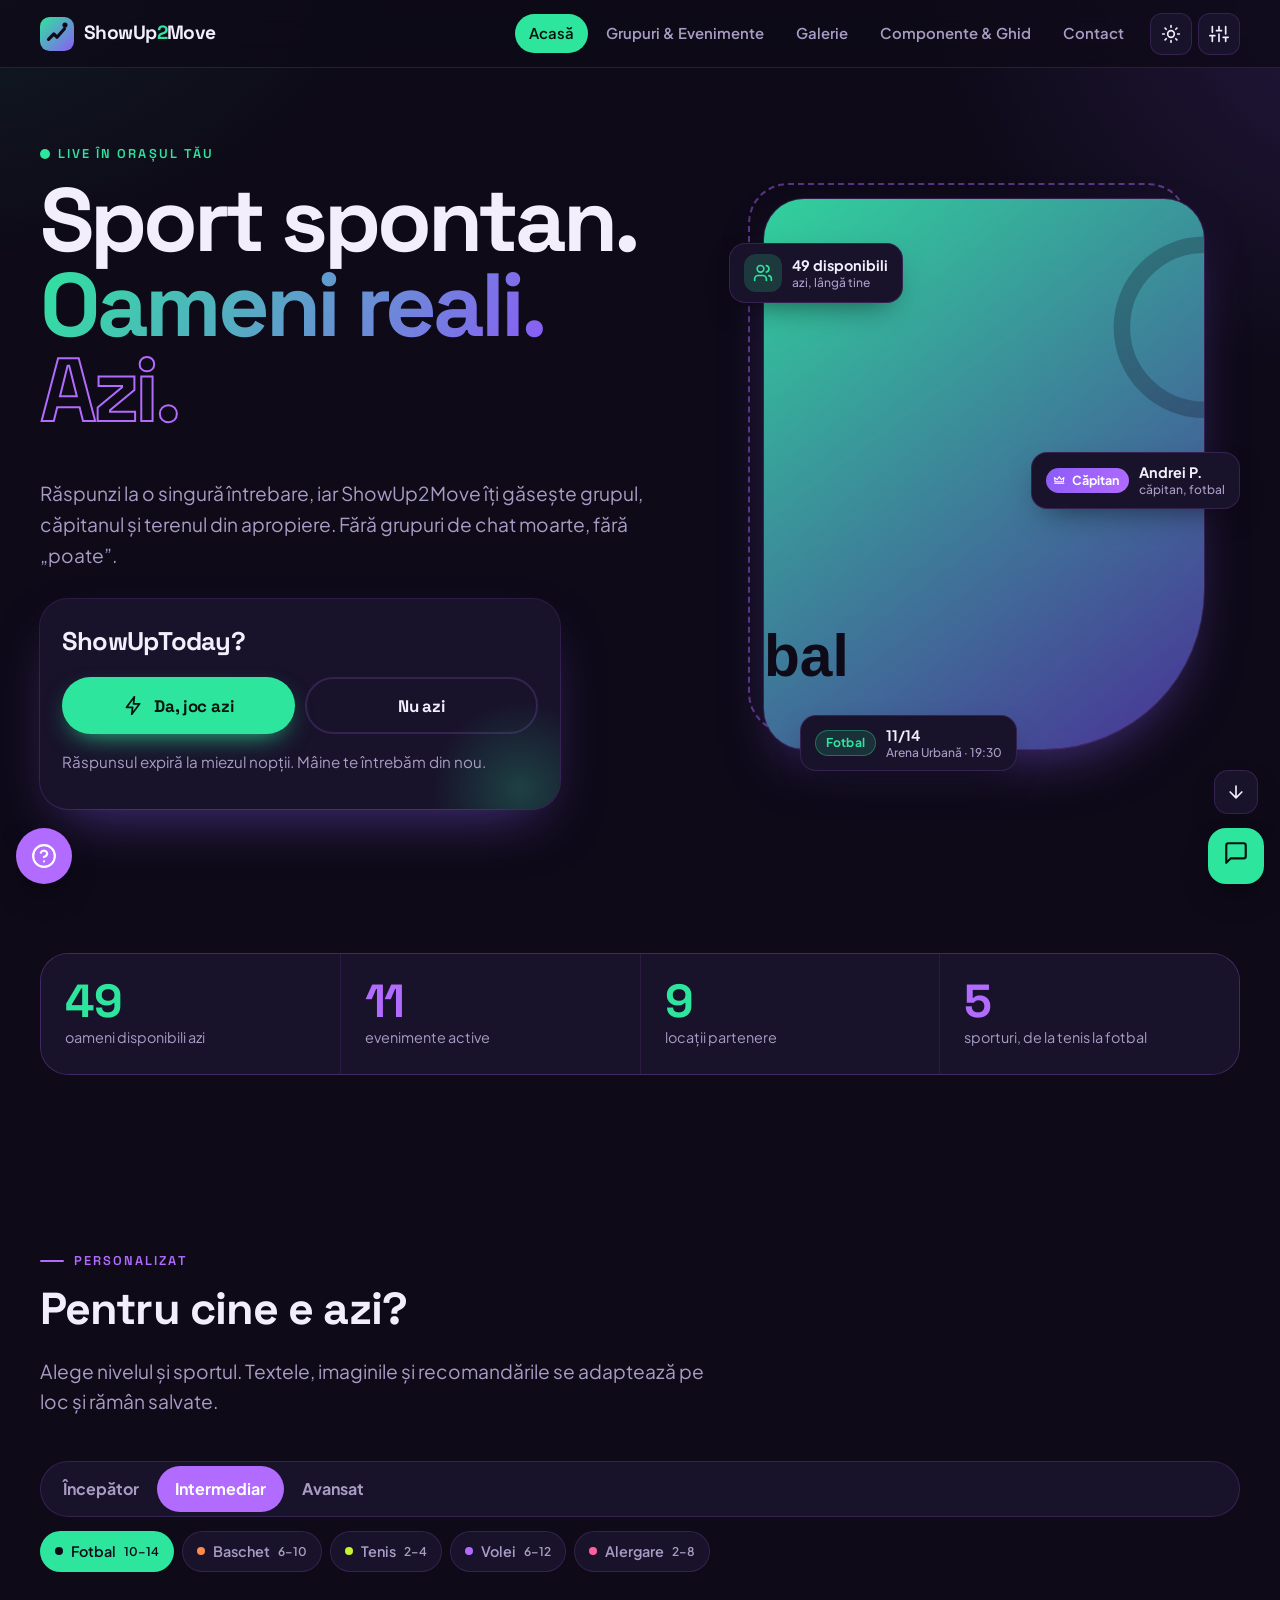
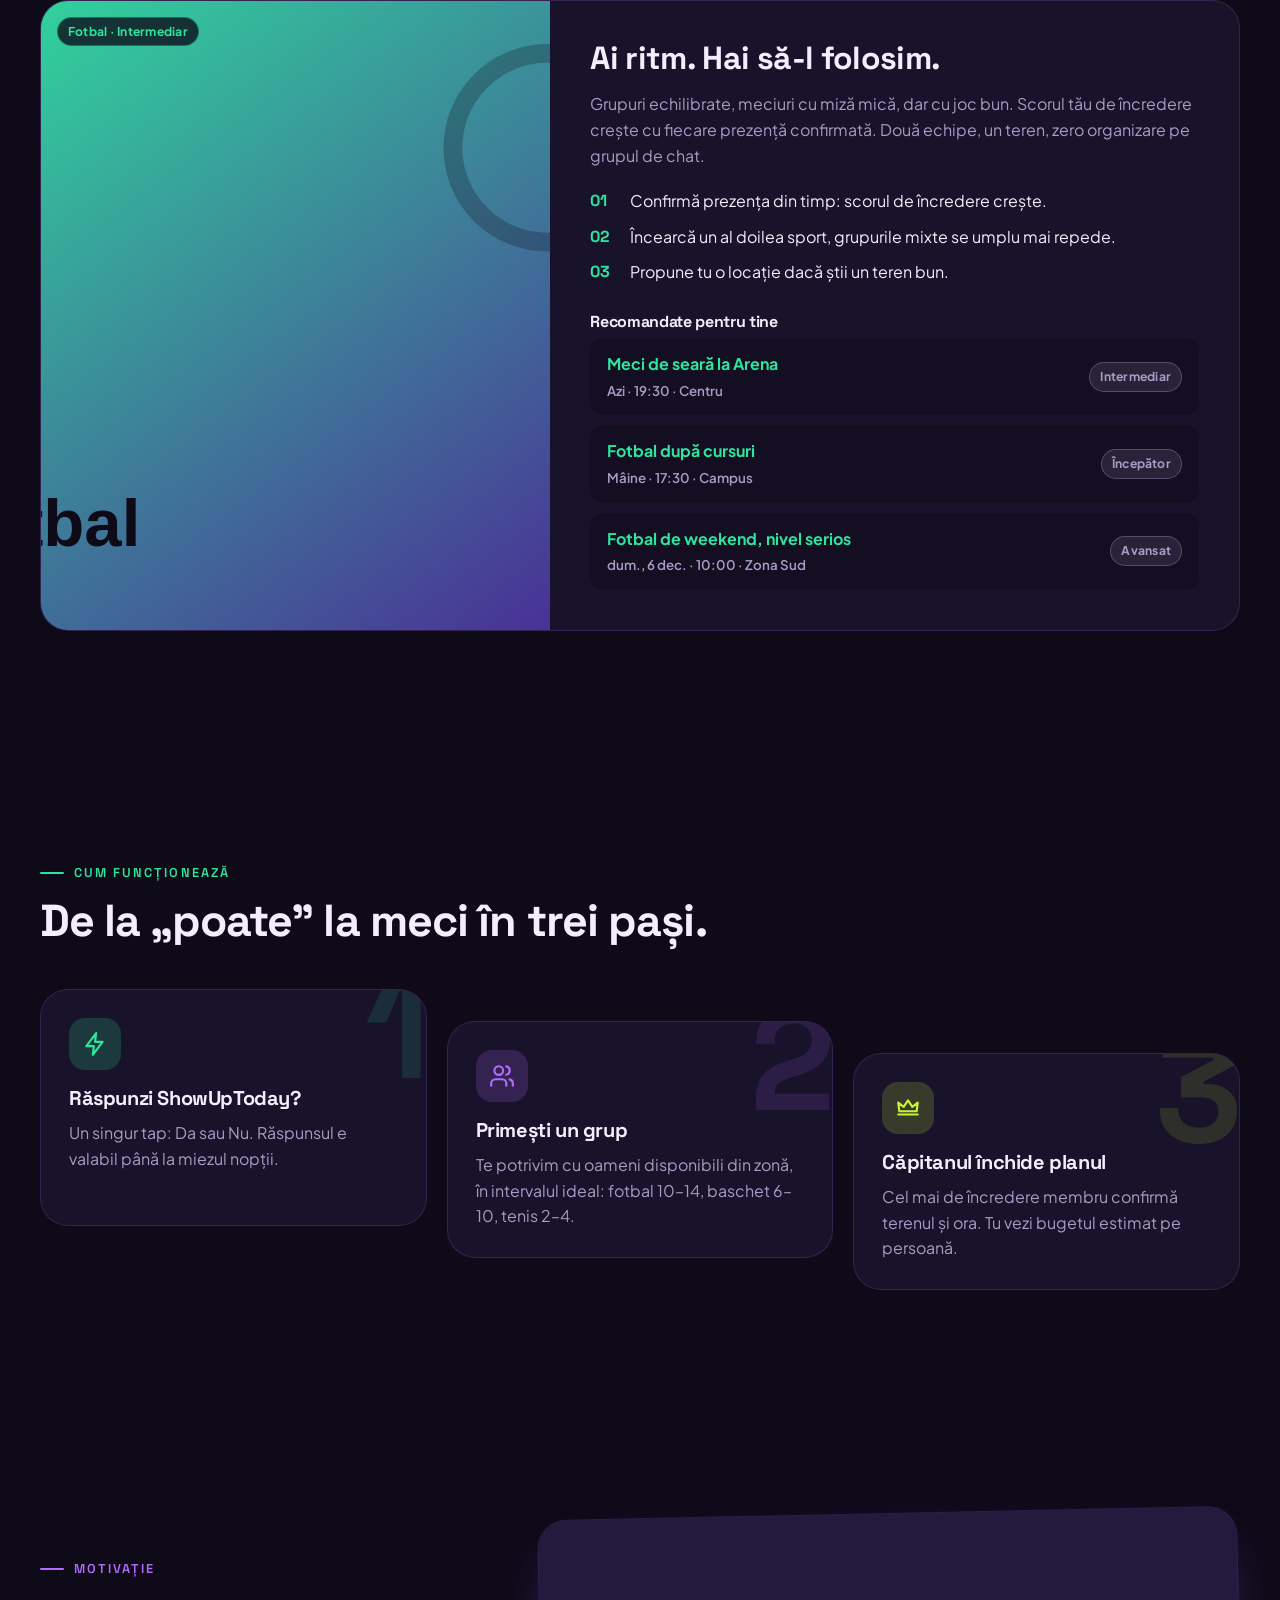
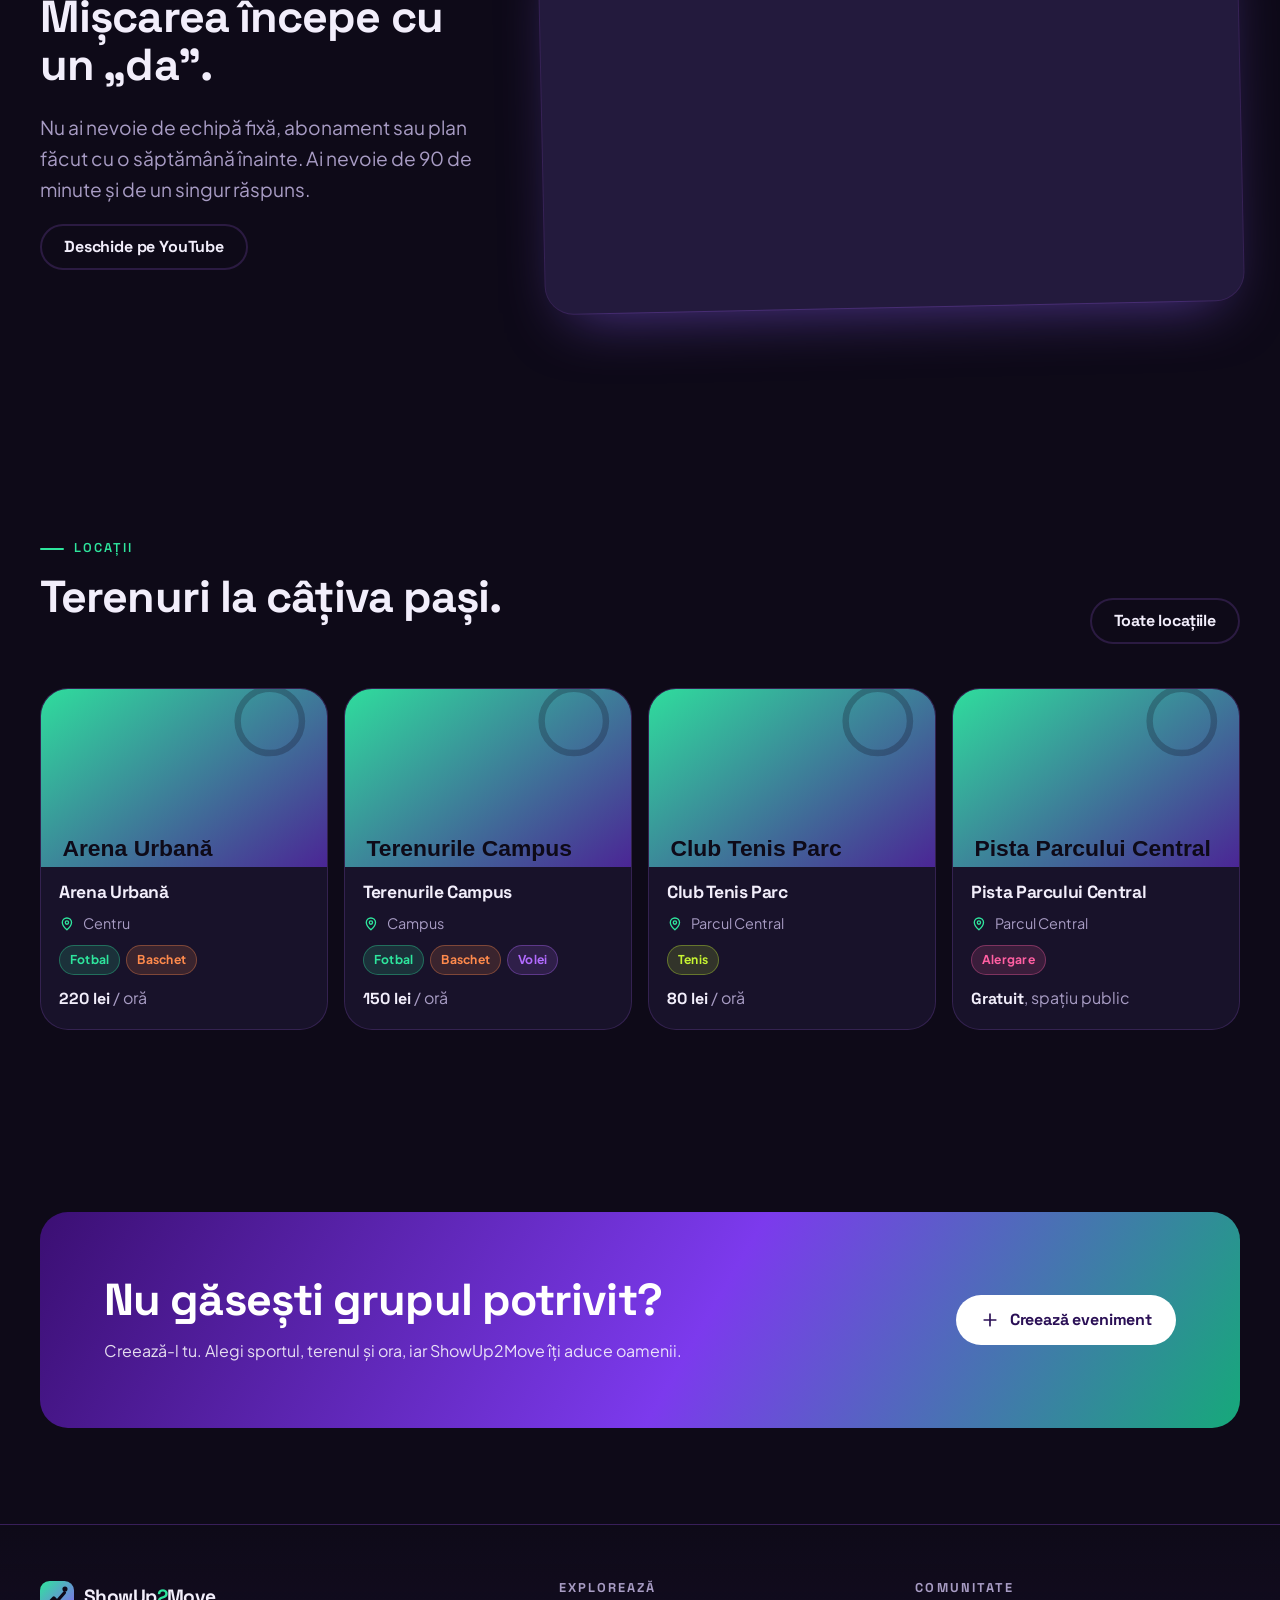
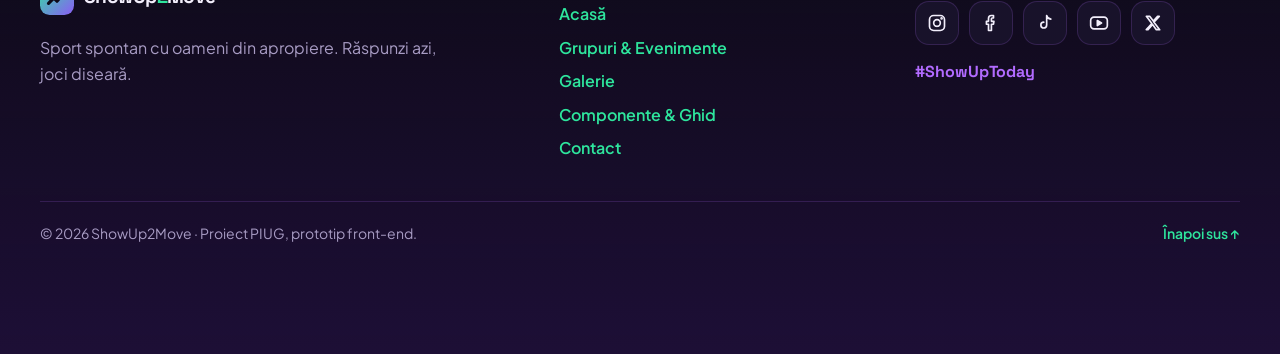
<file: index.html>
<!DOCTYPE html>
<html lang="ro" data-theme="dark" data-accent="green">
<head>
  <meta charset="UTF-8">
  <meta name="viewport" content="width=device-width, initial-scale=1">
  <title>ShowUp2Move — Sport spontan, azi</title>
  <meta name="description" content="ShowUp2Move: răspunzi la ShowUpToday? și primești un grup sportiv spontan, un căpitan și un teren din apropiere.">
  <meta name="theme-color" content="#0E0A18">
  <link rel="icon" href="data:image/svg+xml,%3Csvg xmlns='http://www.w3.org/2000/svg' viewBox='0 0 32 32'%3E%3Cdefs%3E%3ClinearGradient id='g' x1='0' y1='0' x2='1' y2='1'%3E%3Cstop stop-color='%232EE59D'/%3E%3Cstop offset='1' stop-color='%238B5CF6'/%3E%3C/linearGradient%3E%3C/defs%3E%3Crect width='32' height='32' rx='9' fill='url(%23g)'/%3E%3Cpath d='M8 21l5-5 3 3 7-8' fill='none' stroke='%230E0A18' stroke-width='3' stroke-linecap='round' stroke-linejoin='round'/%3E%3Ccircle cx='23.5' cy='7.5' r='2.4' fill='%230E0A18'/%3E%3C/svg%3E">

  <!-- Google Analytics (gtag.js)
       Înlocuiește G-XXXXXXXXXX cu Measurement ID-ul real (GA4 → Admin → Data streams → Web),
       în AMBELE locuri de mai jos, pe toate cele 5 pagini. -->
  <script async src="https://www.googletagmanager.com/gtag/js?id=G-XXXXXXXXXX"></script>
  <script>
    window.dataLayer = window.dataLayer || [];
    function gtag(){dataLayer.push(arguments);}
    gtag('js', new Date());
    gtag('config', 'G-XXXXXXXXXX');
  </script>

  <!-- Aplică tema salvată înainte de randare (evită „flash”-ul) -->
  <script>(function(){try{var p=JSON.parse(localStorage.getItem('su2m:prefs'))||{},d=document.documentElement;d.dataset.theme=p.theme||'dark';d.dataset.accent=p.accent||'green';if(p.scale)d.style.setProperty('--font-scale',p.scale);}catch(e){}})();</script>

  <link rel="preconnect" href="https://fonts.googleapis.com">
  <link rel="preconnect" href="https://fonts.gstatic.com" crossorigin>
  <link rel="stylesheet" href="https://fonts.googleapis.com/css2?family=Plus+Jakarta+Sans:wght@400;500;600;700&family=Space+Grotesk:wght@500;600;700&display=swap">
  <link rel="stylesheet" href="css/tokens.css">
  <link rel="stylesheet" href="css/base.css">
  <link rel="stylesheet" href="css/layout.css">
  <link rel="stylesheet" href="css/components.css">
  <link rel="stylesheet" href="css/pages.css">

  <script src="js/core/utils.js" defer></script>
  <script src="js/core/storage.js" defer></script>
  <script src="js/core/analytics.js" defer></script>
  <script src="js/core/data.js" defer></script>
  <script src="js/core/theme.js" defer></script>
  <script src="js/core/nav.js" defer></script>
  <script src="js/core/scroll.js" defer></script>
  <script src="js/core/help.js" defer></script>
  <script src="js/core/chatbot.js" defer></script>
  <script src="js/pages/home.js" defer></script>
  <script src="js/main.js" defer></script>
</head>
<body data-page="home">
  <a class="skip-link" href="#main">Sari la conținut</a>

  <header class="nav" id="top">
    <div class="container nav__inner">
      <a class="brand" href="index.html" aria-label="ShowUp2Move, pagina de start">
        <span class="brand__mark" data-icon="logo"></span>
        <span class="brand__name">ShowUp<b>2</b>Move</span>
      </a>
      <nav class="nav__menu" id="nav-menu" aria-label="Navigare principală">
        <a href="index.html" data-nav="home">Acasă</a>
        <a href="evenimente.html" data-nav="events">Grupuri &amp; Evenimente</a>
        <a href="galerie.html" data-nav="gallery">Galerie</a>
        <a href="componente.html" data-nav="components">Componente &amp; Ghid</a>
        <a href="contact.html" data-nav="contact">Contact</a>
      </nav>
      <div class="nav__tools">
        <button class="icon-btn theme-btn" type="button" data-action="theme-toggle" aria-label="Comută tema"><span class="ic-sun" data-icon="sun"></span><span class="ic-moon" data-icon="moon"></span></button>
        <button class="icon-btn" type="button" data-action="prefs-open" aria-label="Personalizare: temă, accent, mărime text" aria-haspopup="dialog"><span data-icon="sliders"></span></button>
      </div>
      <button class="nav__toggle" type="button" aria-expanded="false" aria-controls="nav-menu" aria-label="Deschide meniul"><span></span><span></span><span></span></button>
    </div>
  </header>

  <main id="main">
    <section class="hero">
      <div class="container hero__grid">
        <div class="hero__copy">
          <span class="eyebrow"><span class="live-dot" aria-hidden="true"></span>Live în orașul tău</span>
          <h1 class="hero__title">Sport spontan.<br><span class="grad-text">Oameni reali.</span><br><span class="outline">Azi.</span></h1>
          <p class="lead">Răspunzi la o singură întrebare, iar ShowUp2Move îți găsește grupul, căpitanul și terenul din apropiere. Fără grupuri de chat moarte, fără „poate”.</p>

          <div class="showup">
            <p class="showup__q" id="showup-q">ShowUpToday?</p>
            <div class="showup__btns" role="group" aria-labelledby="showup-q">
              <button class="btn btn--primary" type="button" data-showup="da" aria-pressed="false"><span data-icon="bolt"></span>Da, joc azi</button>
              <button class="btn btn--ghost" type="button" data-showup="nu" aria-pressed="false">Nu azi</button>
            </div>
            <div class="showup__result" id="showup-result" aria-live="polite"></div>
          </div>
        </div>

        <div class="hero__visual">
          <div class="hero__img"><img id="hero-img" src="https://images.unsplash.com/photo-1574629810360-7efbbe195018?auto=format&amp;fit=crop&amp;w=1200&amp;q=70" alt="Fotbal: imagine reprezentativă" data-label="Fotbal" fetchpriority="high"></div>
          <div class="float-badge float-badge--1"><span class="ic-box" style="--c:var(--green)"><span data-icon="users"></span></span><span><span data-stat="available">0</span> disponibili<small>azi, lângă tine</small></span></div>
          <div class="float-badge float-badge--2"><span class="badge-cap"><span data-icon="crown"></span>Căpitan</span><span id="hero-cap">Andrei P.<small>încredere 97</small></span></div>
          <div class="float-badge float-badge--3"><span class="tag" id="hero-tag" style="--c:var(--sport-fotbal)">Fotbal</span><span id="hero-ev">11/14<small>Arena Urbană · 19:30</small></span></div>
        </div>
      </div>
    </section>

    <section class="section--tight" aria-label="Cifre ShowUp2Move">
      <div class="container">
        <div class="stats">
          <div class="stat"><b data-stat="available">0</b><span>oameni disponibili azi</span></div>
          <div class="stat"><b data-stat="events">0</b><span>evenimente active</span></div>
          <div class="stat"><b data-stat="locations">0</b><span>locații partenere</span></div>
          <div class="stat"><b data-stat="sports">0</b><span>sporturi, de la tenis la fotbal</span></div>
        </div>
      </div>
    </section>

    <section class="section" id="pentru-tine">
      <div class="container">
        <div class="section__head">
          <span class="eyebrow eyebrow--social">Personalizat</span>
          <h2>Pentru cine e azi?</h2>
          <p class="lead">Alege nivelul și sportul. Textele, imaginile și recomandările se adaptează pe loc și rămân salvate.</p>
        </div>
        <div class="controls">
          <div class="seg" role="group" aria-label="Nivelul tău">
            <button type="button" data-level="incepator" aria-pressed="false">Începător</button>
            <button type="button" data-level="intermediar" aria-pressed="false">Intermediar</button>
            <button type="button" data-level="avansat" aria-pressed="false">Avansat</button>
          </div>
          <div class="chips" id="sport-picks" role="group" aria-label="Sportul preferat"></div>
        </div>
        <div class="persona" id="persona" aria-live="polite"></div>
      </div>
    </section>

    <section class="section" id="cum-functioneaza">
      <div class="container">
        <div class="section__head">
          <span class="eyebrow">Cum funcționează</span>
          <h2>De la „poate” la meci în trei pași.</h2>
        </div>
        <ol class="steps">
          <li class="step" style="--c:var(--green)"><span class="ic-box"><span data-icon="bolt"></span></span><h3>Răspunzi ShowUpToday?</h3><p class="muted">Un singur tap: Da sau Nu. Răspunsul e valabil până la miezul nopții.</p></li>
          <li class="step" style="--c:var(--violet)"><span class="ic-box"><span data-icon="users"></span></span><h3>Primești un grup</h3><p class="muted">Te potrivim cu oameni disponibili din zonă, în intervalul ideal: fotbal 10–14, baschet 6–10, tenis 2–4.</p></li>
          <li class="step" style="--c:var(--lime)"><span class="ic-box"><span data-icon="crown"></span></span><h3>Căpitanul închide planul</h3><p class="muted">Cel mai de încredere membru confirmă terenul și ora. Tu vezi bugetul estimat pe persoană.</p></li>
        </ol>
      </div>
    </section>

    <section class="section video-section" id="video">
      <div class="container">
        <div>
          <span class="eyebrow eyebrow--social">Motivație</span>
          <h2>Mișcarea începe cu un „da”.</h2>
          <p class="lead">Nu ai nevoie de echipă fixă, abonament sau plan făcut cu o săptămână înainte. Ai nevoie de 90 de minute și de un singur răspuns.</p>
          <!-- Pentru alt clip, schimbă ID-ul din src-ul iframe-ului și din linkul de mai jos -->
          <a class="btn btn--ghost" href="https://www.youtube.com/watch?v=ZXsQAXx_ao0" target="_blank" rel="noopener">Deschide pe YouTube</a>
        </div>
        <div class="video">
          <iframe src="https://www.youtube.com/embed/ZXsQAXx_ao0?rel=0" title="Clip motivațional despre sport și mișcare" loading="lazy" allow="accelerometer; clipboard-write; encrypted-media; gyroscope; picture-in-picture; web-share" referrerpolicy="strict-origin-when-cross-origin" allowfullscreen></iframe>
        </div>
      </div>
    </section>

    <section class="section" id="locatii">
      <div class="container">
        <div class="section__head section__head--split">
          <div><span class="eyebrow">Locații</span><h2>Terenuri la câțiva pași.</h2></div>
          <a class="btn btn--ghost" href="galerie.html#locatii">Toate locațiile</a>
        </div>
        <div class="strip" id="loc-strip" tabindex="0" aria-label="Locații partenere, derulează orizontal"></div>
      </div>
    </section>

    <section class="section--tight">
      <div class="container">
        <div class="cta">
          <div><h2>Nu găsești grupul potrivit?</h2><p>Creează-l tu. Alegi sportul, terenul și ora, iar ShowUp2Move îți aduce oamenii.</p></div>
          <a class="btn btn--light" href="evenimente.html#creeaza"><span data-icon="plus"></span>Creează eveniment</a>
        </div>
      </div>
    </section>
  </main>

  <footer class="footer">
    <div class="container footer__grid">
      <div class="footer__brand">
        <a class="brand" href="index.html"><span class="brand__mark" data-icon="logo"></span><span class="brand__name">ShowUp<b>2</b>Move</span></a>
        <p>Sport spontan cu oameni din apropiere. Răspunzi azi, joci diseară.</p>
      </div>
      <nav aria-label="Linkuri în subsol">
        <h3>Explorează</h3>
        <ul>
          <li><a href="index.html">Acasă</a></li>
          <li><a href="evenimente.html">Grupuri &amp; Evenimente</a></li>
          <li><a href="galerie.html">Galerie</a></li>
          <li><a href="componente.html">Componente &amp; Ghid</a></li>
          <li><a href="contact.html">Contact</a></li>
        </ul>
      </nav>
      <div>
        <h3>Comunitate</h3>
        <ul class="social">
          <li><a href="https://www.instagram.com/" target="_blank" rel="noopener" aria-label="ShowUp2Move pe Instagram"><span data-icon="instagram"></span></a></li>
          <li><a href="https://www.facebook.com/" target="_blank" rel="noopener" aria-label="ShowUp2Move pe Facebook"><span data-icon="facebook"></span></a></li>
          <li><a href="https://www.tiktok.com/" target="_blank" rel="noopener" aria-label="ShowUp2Move pe TikTok"><span data-icon="tiktok"></span></a></li>
          <li><a href="https://www.youtube.com/" target="_blank" rel="noopener" aria-label="ShowUp2Move pe YouTube"><span data-icon="youtube"></span></a></li>
          <li><a href="https://x.com/" target="_blank" rel="noopener" aria-label="ShowUp2Move pe X"><span data-icon="x"></span></a></li>
        </ul>
        <p class="footer__tag">#ShowUpToday</p>
      </div>
    </div>
    <div class="container footer__bottom">
      <p>© <span data-year></span> ShowUp2Move · Proiect PIUG, prototip front-end.</p>
      <a href="#top">Înapoi sus ↑</a>
    </div>
  </footer>
</body>
</html>
</file>
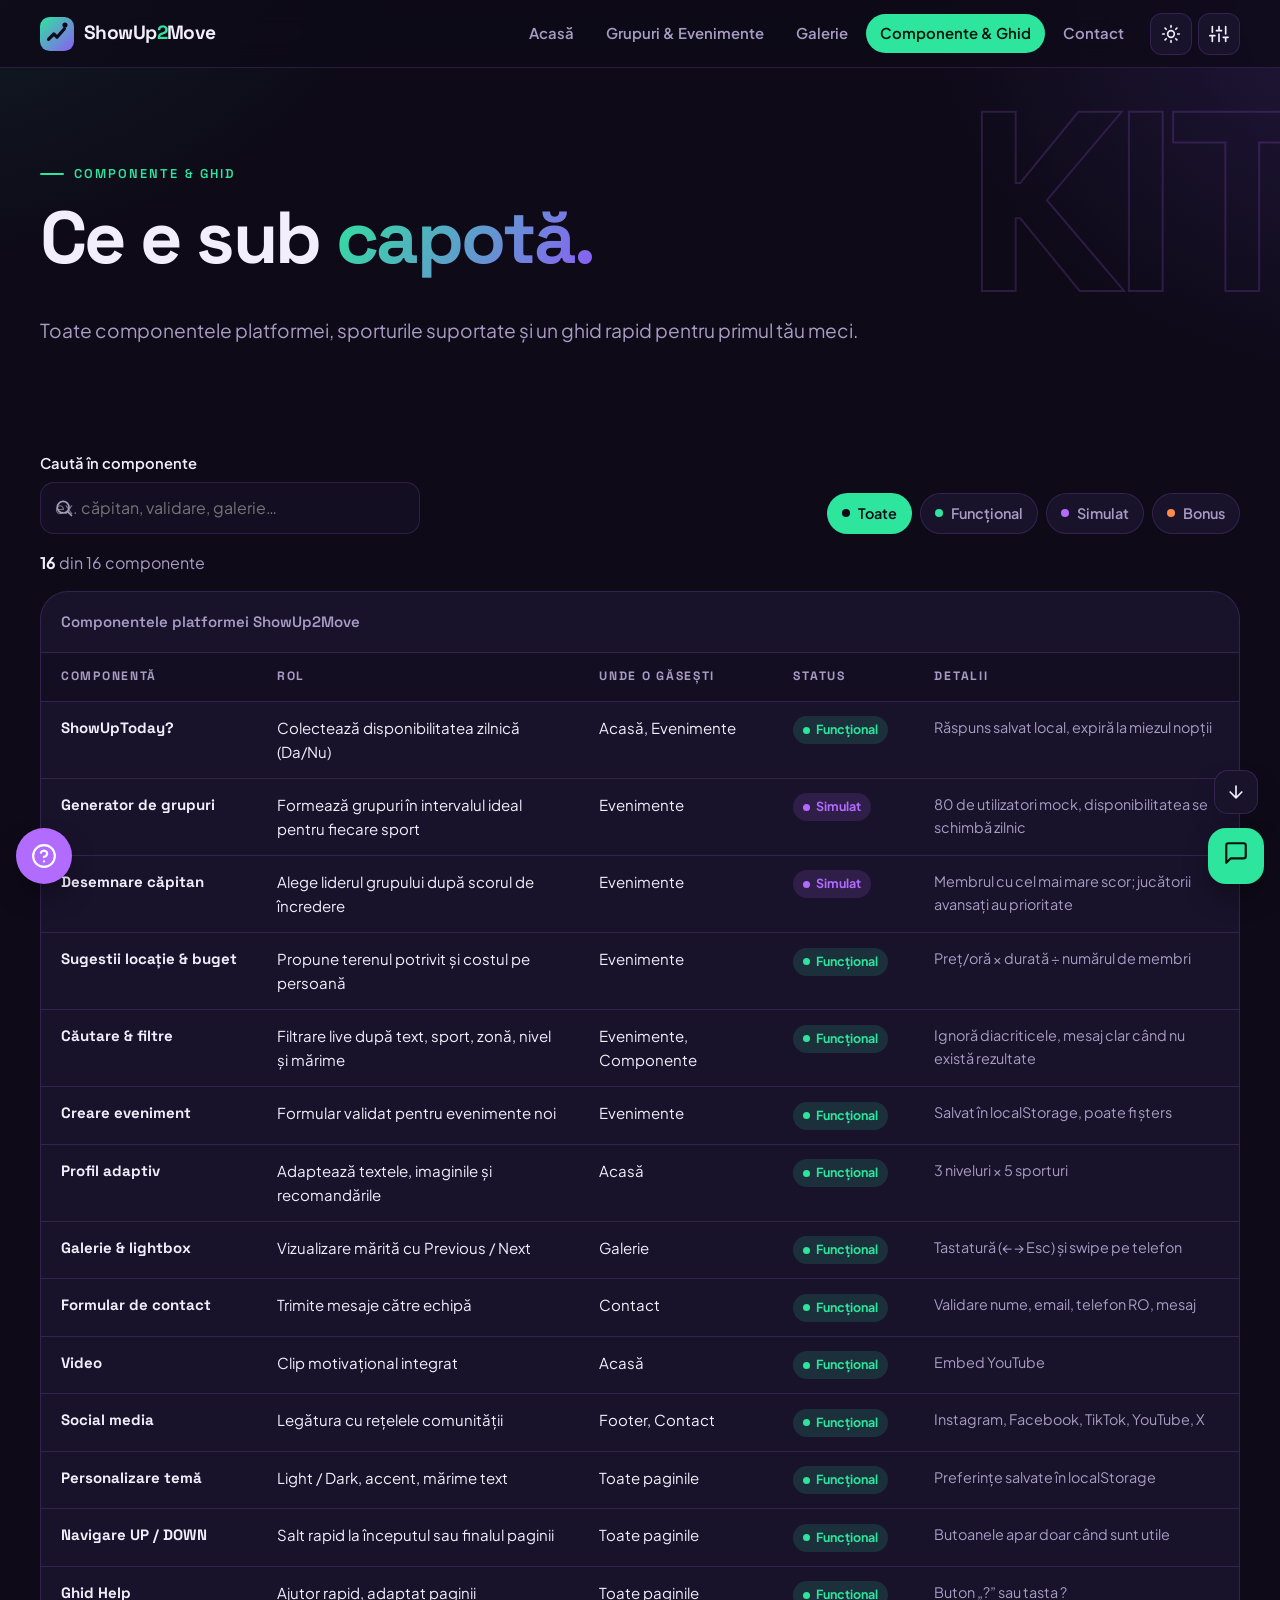
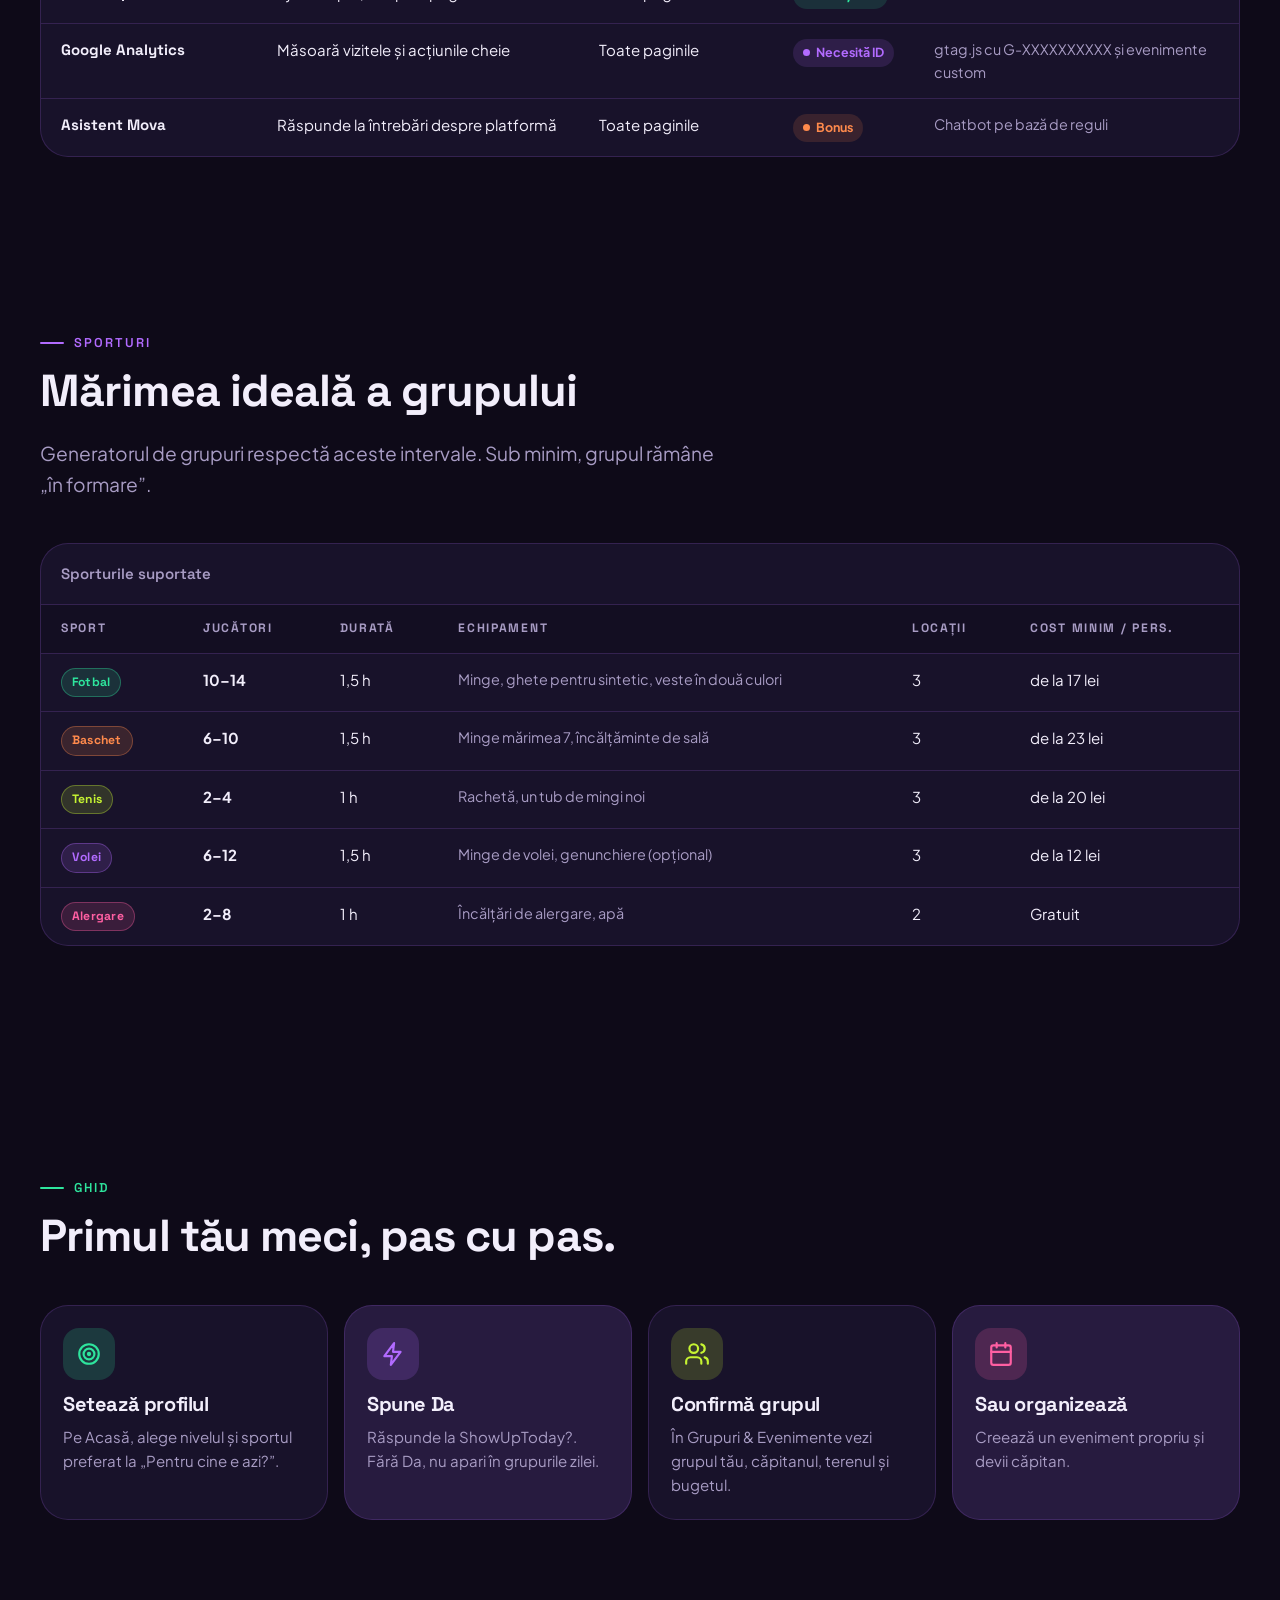
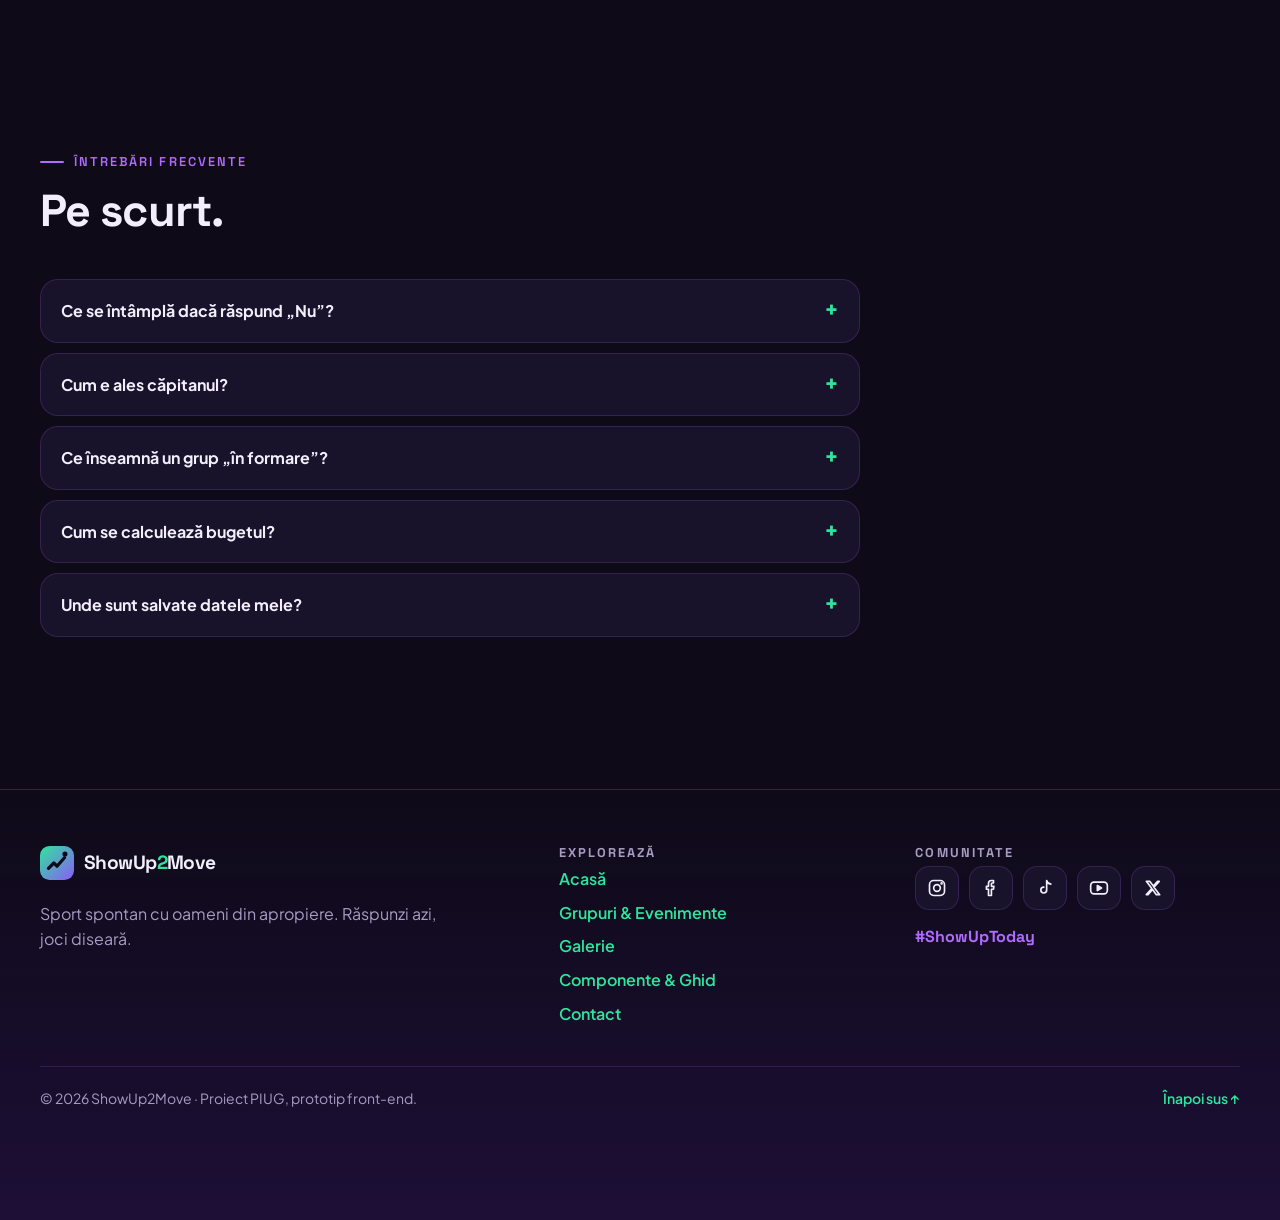
<file: componente.html>
<!DOCTYPE html>
<html lang="ro" data-theme="dark" data-accent="green">
<head>
  <meta charset="UTF-8">
  <meta name="viewport" content="width=device-width, initial-scale=1">
  <title>Componente și Ghid — ShowUp2Move</title>
  <meta name="description" content="Componentele platformei ShowUp2Move, sporturile suportate și ghidul rapid.">
  <meta name="theme-color" content="#0E0A18">
  <link rel="icon" href="data:image/svg+xml,%3Csvg xmlns='http://www.w3.org/2000/svg' viewBox='0 0 32 32'%3E%3Cdefs%3E%3ClinearGradient id='g' x1='0' y1='0' x2='1' y2='1'%3E%3Cstop stop-color='%232EE59D'/%3E%3Cstop offset='1' stop-color='%238B5CF6'/%3E%3C/linearGradient%3E%3C/defs%3E%3Crect width='32' height='32' rx='9' fill='url(%23g)'/%3E%3Cpath d='M8 21l5-5 3 3 7-8' fill='none' stroke='%230E0A18' stroke-width='3' stroke-linecap='round' stroke-linejoin='round'/%3E%3Ccircle cx='23.5' cy='7.5' r='2.4' fill='%230E0A18'/%3E%3C/svg%3E">

  <!-- Google Analytics (gtag.js)
       Înlocuiește G-XXXXXXXXXX cu Measurement ID-ul real (GA4 → Admin → Data streams → Web),
       în AMBELE locuri de mai jos, pe toate cele 5 pagini. -->
  <script async src="https://www.googletagmanager.com/gtag/js?id=G-XXXXXXXXXX"></script>
  <script>
    window.dataLayer = window.dataLayer || [];
    function gtag(){dataLayer.push(arguments);}
    gtag('js', new Date());
    gtag('config', 'G-XXXXXXXXXX');
  </script>

  <!-- Aplică tema salvată înainte de randare (evită „flash”-ul) -->
  <script>(function(){try{var p=JSON.parse(localStorage.getItem('su2m:prefs'))||{},d=document.documentElement;d.dataset.theme=p.theme||'dark';d.dataset.accent=p.accent||'green';if(p.scale)d.style.setProperty('--font-scale',p.scale);}catch(e){}})();</script>

  <link rel="preconnect" href="https://fonts.googleapis.com">
  <link rel="preconnect" href="https://fonts.gstatic.com" crossorigin>
  <link rel="stylesheet" href="https://fonts.googleapis.com/css2?family=Plus+Jakarta+Sans:wght@400;500;600;700&family=Space+Grotesk:wght@500;600;700&display=swap">
  <link rel="stylesheet" href="css/tokens.css">
  <link rel="stylesheet" href="css/base.css">
  <link rel="stylesheet" href="css/layout.css">
  <link rel="stylesheet" href="css/components.css">
  <link rel="stylesheet" href="css/pages.css">

  <script src="js/core/utils.js" defer></script>
  <script src="js/core/storage.js" defer></script>
  <script src="js/core/analytics.js" defer></script>
  <script src="js/core/data.js" defer></script>
  <script src="js/core/theme.js" defer></script>
  <script src="js/core/nav.js" defer></script>
  <script src="js/core/scroll.js" defer></script>
  <script src="js/core/help.js" defer></script>
  <script src="js/core/chatbot.js" defer></script>
  <script src="js/pages/components.js" defer></script>
  <script src="js/main.js" defer></script>
</head>
<body data-page="components">
  <a class="skip-link" href="#main">Sari la conținut</a>

  <header class="nav" id="top">
    <div class="container nav__inner">
      <a class="brand" href="index.html" aria-label="ShowUp2Move, pagina de start">
        <span class="brand__mark" data-icon="logo"></span>
        <span class="brand__name">ShowUp<b>2</b>Move</span>
      </a>
      <nav class="nav__menu" id="nav-menu" aria-label="Navigare principală">
        <a href="index.html" data-nav="home">Acasă</a>
        <a href="evenimente.html" data-nav="events">Grupuri &amp; Evenimente</a>
        <a href="galerie.html" data-nav="gallery">Galerie</a>
        <a href="componente.html" data-nav="components">Componente &amp; Ghid</a>
        <a href="contact.html" data-nav="contact">Contact</a>
      </nav>
      <div class="nav__tools">
        <button class="icon-btn theme-btn" type="button" data-action="theme-toggle" aria-label="Comută tema"><span class="ic-sun" data-icon="sun"></span><span class="ic-moon" data-icon="moon"></span></button>
        <button class="icon-btn" type="button" data-action="prefs-open" aria-label="Personalizare: temă, accent, mărime text" aria-haspopup="dialog"><span data-icon="sliders"></span></button>
      </div>
      <button class="nav__toggle" type="button" aria-expanded="false" aria-controls="nav-menu" aria-label="Deschide meniul"><span></span><span></span><span></span></button>
    </div>
  </header>

  <main id="main">
    <section class="page-hero">
      <div class="container">
        <span class="page-hero__deco" aria-hidden="true">KIT</span>
        <span class="eyebrow">Componente &amp; Ghid</span>
        <h1>Ce e sub <span class="grad-text">capotă.</span></h1>
        <p class="lead">Toate componentele platformei, sporturile suportate și un ghid rapid pentru primul tău meci.</p>
      </div>
    </section>

    <section class="section--tight" id="componente">
      <div class="container">
        <div class="table-tools">
          <div class="field">
            <label for="t-q">Caută în componente</label>
            <div class="search__box"><span data-icon="search"></span><input id="t-q" type="search" placeholder="ex. căpitan, validare, galerie…" autocomplete="off"></div>
          </div>
          <div class="chips" id="t-status" role="group" aria-label="Filtrează după status">
            <button class="chip" type="button" data-status="" aria-pressed="true">Toate</button>
            <button class="chip" type="button" data-status="ok" style="--c:var(--green)" aria-pressed="false">Funcțional</button>
            <button class="chip" type="button" data-status="sim" style="--c:var(--violet)" aria-pressed="false">Simulat</button>
            <button class="chip" type="button" data-status="bonus" style="--c:var(--sport-baschet)" aria-pressed="false">Bonus</button>
          </div>
        </div>
        <p class="results-meta" id="t-count" aria-live="polite"></p>
        <div class="table-wrap">
          <table class="table" id="comp-table">
            <caption>Componentele platformei ShowUp2Move</caption>
            <thead><tr><th scope="col">Componentă</th><th scope="col">Rol</th><th scope="col">Unde o găsești</th><th scope="col">Status</th><th scope="col">Detalii</th></tr></thead>
            <tbody>
              <tr data-status="ok"><th scope="row">ShowUpToday?</th><td>Colectează disponibilitatea zilnică (Da/Nu)</td><td>Acasă, Evenimente</td><td><span class="status status--ok">Funcțional</span></td><td class="muted">Răspuns salvat local, expiră la miezul nopții</td></tr>
              <tr data-status="sim"><th scope="row">Generator de grupuri</th><td>Formează grupuri în intervalul ideal pentru fiecare sport</td><td>Evenimente</td><td><span class="status status--sim">Simulat</span></td><td class="muted">80 de utilizatori mock, disponibilitatea se schimbă zilnic</td></tr>
              <tr data-status="sim"><th scope="row">Desemnare căpitan</th><td>Alege liderul grupului după scorul de încredere</td><td>Evenimente</td><td><span class="status status--sim">Simulat</span></td><td class="muted">Membrul cu cel mai mare scor; jucătorii avansați au prioritate</td></tr>
              <tr data-status="ok"><th scope="row">Sugestii locație &amp; buget</th><td>Propune terenul potrivit și costul pe persoană</td><td>Evenimente</td><td><span class="status status--ok">Funcțional</span></td><td class="muted">Preț/oră × durată ÷ numărul de membri</td></tr>
              <tr data-status="ok"><th scope="row">Căutare &amp; filtre</th><td>Filtrare live după text, sport, zonă, nivel și mărime</td><td>Evenimente, Componente</td><td><span class="status status--ok">Funcțional</span></td><td class="muted">Ignoră diacriticele, mesaj clar când nu există rezultate</td></tr>
              <tr data-status="ok"><th scope="row">Creare eveniment</th><td>Formular validat pentru evenimente noi</td><td>Evenimente</td><td><span class="status status--ok">Funcțional</span></td><td class="muted">Salvat în localStorage, poate fi șters</td></tr>
              <tr data-status="ok"><th scope="row">Profil adaptiv</th><td>Adaptează textele, imaginile și recomandările</td><td>Acasă</td><td><span class="status status--ok">Funcțional</span></td><td class="muted">3 niveluri × 5 sporturi</td></tr>
              <tr data-status="ok"><th scope="row">Galerie &amp; lightbox</th><td>Vizualizare mărită cu Previous / Next</td><td>Galerie</td><td><span class="status status--ok">Funcțional</span></td><td class="muted">Tastatură (← → Esc) și swipe pe telefon</td></tr>
              <tr data-status="ok"><th scope="row">Formular de contact</th><td>Trimite mesaje către echipă</td><td>Contact</td><td><span class="status status--ok">Funcțional</span></td><td class="muted">Validare nume, email, telefon RO, mesaj</td></tr>
              <tr data-status="ok"><th scope="row">Video</th><td>Clip motivațional integrat</td><td>Acasă</td><td><span class="status status--ok">Funcțional</span></td><td class="muted">Embed YouTube</td></tr>
              <tr data-status="ok"><th scope="row">Social media</th><td>Legătura cu rețelele comunității</td><td>Footer, Contact</td><td><span class="status status--ok">Funcțional</span></td><td class="muted">Instagram, Facebook, TikTok, YouTube, X</td></tr>
              <tr data-status="ok"><th scope="row">Personalizare temă</th><td>Light / Dark, accent, mărime text</td><td>Toate paginile</td><td><span class="status status--ok">Funcțional</span></td><td class="muted">Preferințe salvate în localStorage</td></tr>
              <tr data-status="ok"><th scope="row">Navigare UP / DOWN</th><td>Salt rapid la începutul sau finalul paginii</td><td>Toate paginile</td><td><span class="status status--ok">Funcțional</span></td><td class="muted">Butoanele apar doar când sunt utile</td></tr>
              <tr data-status="ok"><th scope="row">Ghid Help</th><td>Ajutor rapid, adaptat paginii</td><td>Toate paginile</td><td><span class="status status--ok">Funcțional</span></td><td class="muted">Buton „?” sau tasta ?</td></tr>
              <tr data-status="sim"><th scope="row">Google Analytics</th><td>Măsoară vizitele și acțiunile cheie</td><td>Toate paginile</td><td><span class="status status--sim">Necesită ID</span></td><td class="muted">gtag.js cu G-XXXXXXXXXX și evenimente custom</td></tr>
              <tr data-status="bonus"><th scope="row">Asistent Mova</th><td>Răspunde la întrebări despre platformă</td><td>Toate paginile</td><td><span class="status status--bonus">Bonus</span></td><td class="muted">Chatbot pe bază de reguli</td></tr>
              <tr class="empty-row" hidden><td colspan="5" class="muted">Nicio componentă nu se potrivește căutării. Încearcă alt termen.</td></tr>
            </tbody>
          </table>
        </div>
      </div>
    </section>

    <section class="section" id="sporturi">
      <div class="container">
        <div class="section__head">
          <span class="eyebrow eyebrow--social">Sporturi</span>
          <h2>Mărimea ideală a grupului</h2>
          <p class="lead">Generatorul de grupuri respectă aceste intervale. Sub minim, grupul rămâne „în formare”.</p>
        </div>
        <div class="table-wrap">
          <table class="table">
            <caption>Sporturile suportate</caption>
            <thead><tr><th scope="col">Sport</th><th scope="col">Jucători</th><th scope="col">Durată</th><th scope="col">Echipament</th><th scope="col">Locații</th><th scope="col">Cost minim / pers.</th></tr></thead>
            <tbody id="sports-body"></tbody>
          </table>
        </div>
      </div>
    </section>

    <section class="section" id="ghid">
      <div class="container">
        <div class="section__head">
          <span class="eyebrow">Ghid</span>
          <h2>Primul tău meci, pas cu pas.</h2>
        </div>
        <ol class="guide-steps">
          <li><span class="ic-box" style="--c:var(--green)"><span data-icon="target"></span></span><h3>Setează profilul</h3><p>Pe Acasă, alege nivelul și sportul preferat la „Pentru cine e azi?”.</p></li>
          <li><span class="ic-box" style="--c:var(--violet)"><span data-icon="bolt"></span></span><h3>Spune Da</h3><p>Răspunde la ShowUpToday?. Fără Da, nu apari în grupurile zilei.</p></li>
          <li><span class="ic-box" style="--c:var(--lime)"><span data-icon="users"></span></span><h3>Confirmă grupul</h3><p>În Grupuri &amp; Evenimente vezi grupul tău, căpitanul, terenul și bugetul.</p></li>
          <li><span class="ic-box" style="--c:var(--sport-alergare)"><span data-icon="calendar"></span></span><h3>Sau organizează</h3><p>Creează un eveniment propriu și devii căpitan.</p></li>
        </ol>
      </div>
    </section>

    <section class="section" id="faq">
      <div class="container">
        <div class="section__head"><span class="eyebrow eyebrow--social">Întrebări frecvente</span><h2>Pe scurt.</h2></div>
        <div class="faq">
          <details><summary>Ce se întâmplă dacă răspund „Nu”?</summary><p>Nimic grav: nu apari în grupurile de azi. Mâine primești din nou întrebarea. Te poți răzgândi oricând în aceeași zi.</p></details>
          <details><summary>Cum e ales căpitanul?</summary><p>Căpitanul e membrul cu cel mai mare scor de încredere. Scorul crește când îți confirmi prezența și apari la meci. Jucătorii avansați pornesc cu un scor mai mare.</p></details>
          <details><summary>Ce înseamnă un grup „în formare”?</summary><p>Sunt prea puțini oameni disponibili pentru minimul sportului (de ex. 10 la fotbal). Grupul se completează pe măsură ce mai mulți răspund Da.</p></details>
          <details><summary>Cum se calculează bugetul?</summary><p>Prețul terenului pe oră × durata meciului ÷ numărul de jucători. Alergarea pe faleză sau în parc e gratuită.</p></details>
          <details><summary>Unde sunt salvate datele mele?</summary><p>Doar în browserul tău (localStorage): răspunsul ShowUpToday, profilul, evenimentele create și preferințele de temă. Prototipul nu are server.</p></details>
        </div>
      </div>
    </section>
  </main>

  <footer class="footer">
    <div class="container footer__grid">
      <div class="footer__brand">
        <a class="brand" href="index.html"><span class="brand__mark" data-icon="logo"></span><span class="brand__name">ShowUp<b>2</b>Move</span></a>
        <p>Sport spontan cu oameni din apropiere. Răspunzi azi, joci diseară.</p>
      </div>
      <nav aria-label="Linkuri în subsol">
        <h3>Explorează</h3>
        <ul>
          <li><a href="index.html">Acasă</a></li>
          <li><a href="evenimente.html">Grupuri &amp; Evenimente</a></li>
          <li><a href="galerie.html">Galerie</a></li>
          <li><a href="componente.html">Componente &amp; Ghid</a></li>
          <li><a href="contact.html">Contact</a></li>
        </ul>
      </nav>
      <div>
        <h3>Comunitate</h3>
        <ul class="social">
          <li><a href="https://www.instagram.com/" target="_blank" rel="noopener" aria-label="ShowUp2Move pe Instagram"><span data-icon="instagram"></span></a></li>
          <li><a href="https://www.facebook.com/" target="_blank" rel="noopener" aria-label="ShowUp2Move pe Facebook"><span data-icon="facebook"></span></a></li>
          <li><a href="https://www.tiktok.com/" target="_blank" rel="noopener" aria-label="ShowUp2Move pe TikTok"><span data-icon="tiktok"></span></a></li>
          <li><a href="https://www.youtube.com/" target="_blank" rel="noopener" aria-label="ShowUp2Move pe YouTube"><span data-icon="youtube"></span></a></li>
          <li><a href="https://x.com/" target="_blank" rel="noopener" aria-label="ShowUp2Move pe X"><span data-icon="x"></span></a></li>
        </ul>
        <p class="footer__tag">#ShowUpToday</p>
      </div>
    </div>
    <div class="container footer__bottom">
      <p>© <span data-year></span> ShowUp2Move · Proiect PIUG, prototip front-end.</p>
      <a href="#top">Înapoi sus ↑</a>
    </div>
  </footer>
</body>
</html>
</file>
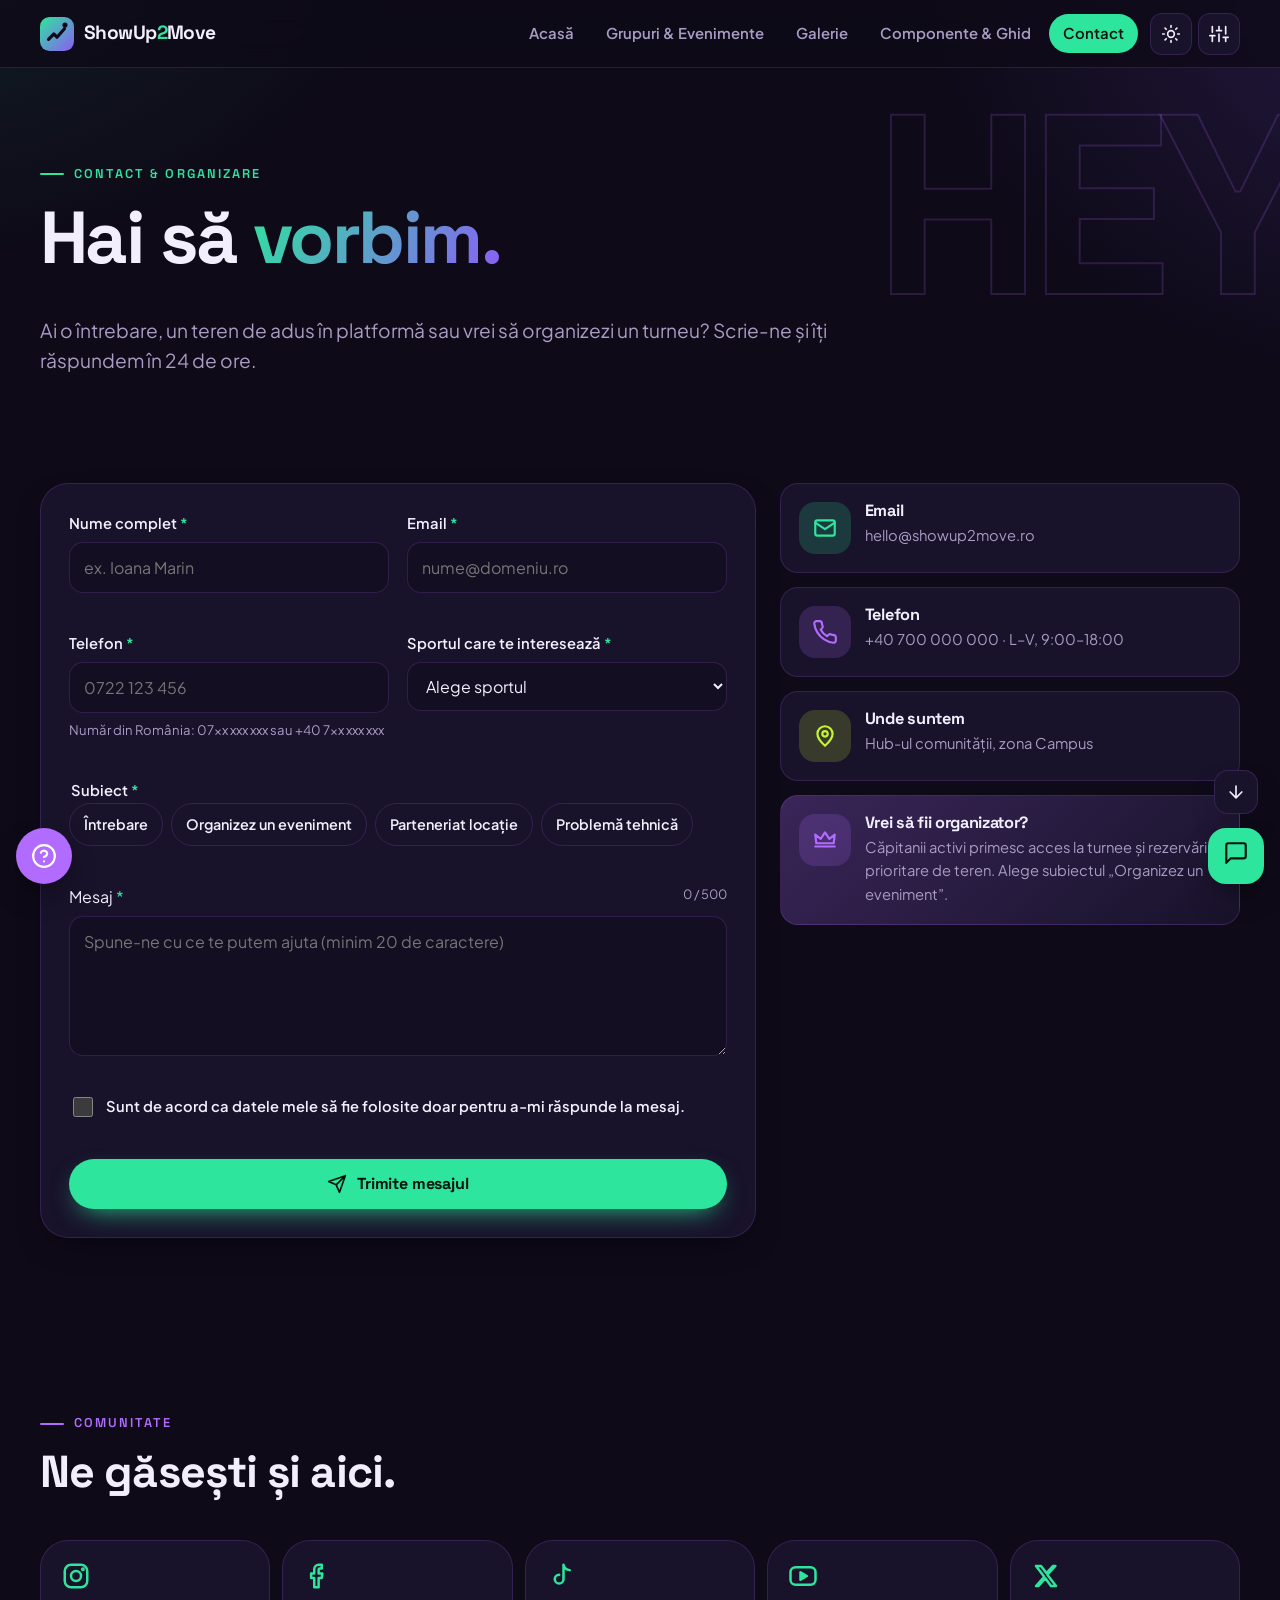
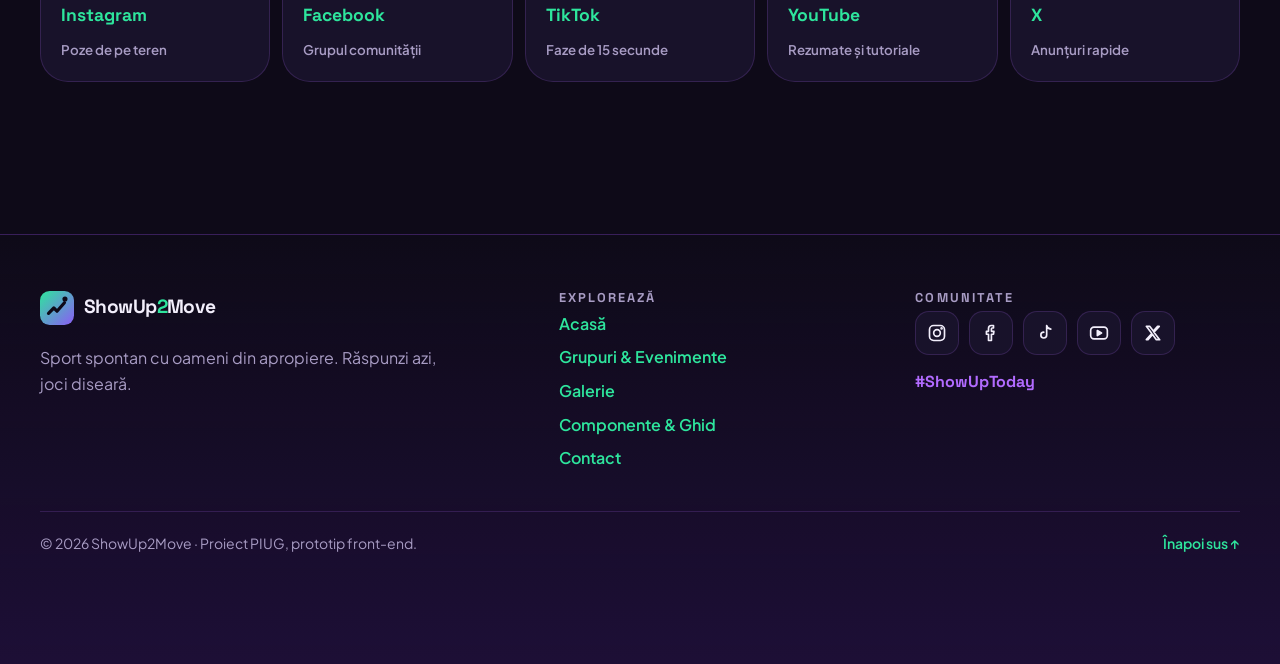
<file: contact.html>
<!DOCTYPE html>
<html lang="ro" data-theme="dark" data-accent="green">
<head>
  <meta charset="UTF-8">
  <meta name="viewport" content="width=device-width, initial-scale=1">
  <title>Contact și Organizare — ShowUp2Move</title>
  <meta name="description" content="Contactează echipa ShowUp2Move sau devino organizator de evenimente.">
  <meta name="theme-color" content="#0E0A18">
  <link rel="icon" href="data:image/svg+xml,%3Csvg xmlns='http://www.w3.org/2000/svg' viewBox='0 0 32 32'%3E%3Cdefs%3E%3ClinearGradient id='g' x1='0' y1='0' x2='1' y2='1'%3E%3Cstop stop-color='%232EE59D'/%3E%3Cstop offset='1' stop-color='%238B5CF6'/%3E%3C/linearGradient%3E%3C/defs%3E%3Crect width='32' height='32' rx='9' fill='url(%23g)'/%3E%3Cpath d='M8 21l5-5 3 3 7-8' fill='none' stroke='%230E0A18' stroke-width='3' stroke-linecap='round' stroke-linejoin='round'/%3E%3Ccircle cx='23.5' cy='7.5' r='2.4' fill='%230E0A18'/%3E%3C/svg%3E">

  <!-- Google Analytics (gtag.js)
       Înlocuiește G-XXXXXXXXXX cu Measurement ID-ul real (GA4 → Admin → Data streams → Web),
       în AMBELE locuri de mai jos, pe toate cele 5 pagini. -->
  <script async src="https://www.googletagmanager.com/gtag/js?id=G-XXXXXXXXXX"></script>
  <script>
    window.dataLayer = window.dataLayer || [];
    function gtag(){dataLayer.push(arguments);}
    gtag('js', new Date());
    gtag('config', 'G-XXXXXXXXXX');
  </script>

  <!-- Aplică tema salvată înainte de randare (evită „flash”-ul) -->
  <script>(function(){try{var p=JSON.parse(localStorage.getItem('su2m:prefs'))||{},d=document.documentElement;d.dataset.theme=p.theme||'dark';d.dataset.accent=p.accent||'green';if(p.scale)d.style.setProperty('--font-scale',p.scale);}catch(e){}})();</script>

  <link rel="preconnect" href="https://fonts.googleapis.com">
  <link rel="preconnect" href="https://fonts.gstatic.com" crossorigin>
  <link rel="stylesheet" href="https://fonts.googleapis.com/css2?family=Plus+Jakarta+Sans:wght@400;500;600;700&family=Space+Grotesk:wght@500;600;700&display=swap">
  <link rel="stylesheet" href="css/tokens.css">
  <link rel="stylesheet" href="css/base.css">
  <link rel="stylesheet" href="css/layout.css">
  <link rel="stylesheet" href="css/components.css">
  <link rel="stylesheet" href="css/pages.css">

  <script src="js/core/utils.js" defer></script>
  <script src="js/core/storage.js" defer></script>
  <script src="js/core/analytics.js" defer></script>
  <script src="js/core/data.js" defer></script>
  <script src="js/core/theme.js" defer></script>
  <script src="js/core/nav.js" defer></script>
  <script src="js/core/scroll.js" defer></script>
  <script src="js/core/help.js" defer></script>
  <script src="js/core/chatbot.js" defer></script>
  <script src="js/pages/contact.js" defer></script>
  <script src="js/main.js" defer></script>
</head>
<body data-page="contact">
  <a class="skip-link" href="#main">Sari la conținut</a>

  <header class="nav" id="top">
    <div class="container nav__inner">
      <a class="brand" href="index.html" aria-label="ShowUp2Move, pagina de start">
        <span class="brand__mark" data-icon="logo"></span>
        <span class="brand__name">ShowUp<b>2</b>Move</span>
      </a>
      <nav class="nav__menu" id="nav-menu" aria-label="Navigare principală">
        <a href="index.html" data-nav="home">Acasă</a>
        <a href="evenimente.html" data-nav="events">Grupuri &amp; Evenimente</a>
        <a href="galerie.html" data-nav="gallery">Galerie</a>
        <a href="componente.html" data-nav="components">Componente &amp; Ghid</a>
        <a href="contact.html" data-nav="contact">Contact</a>
      </nav>
      <div class="nav__tools">
        <button class="icon-btn theme-btn" type="button" data-action="theme-toggle" aria-label="Comută tema"><span class="ic-sun" data-icon="sun"></span><span class="ic-moon" data-icon="moon"></span></button>
        <button class="icon-btn" type="button" data-action="prefs-open" aria-label="Personalizare: temă, accent, mărime text" aria-haspopup="dialog"><span data-icon="sliders"></span></button>
      </div>
      <button class="nav__toggle" type="button" aria-expanded="false" aria-controls="nav-menu" aria-label="Deschide meniul"><span></span><span></span><span></span></button>
    </div>
  </header>

  <main id="main">
    <section class="page-hero">
      <div class="container">
        <span class="page-hero__deco" aria-hidden="true">HEY</span>
        <span class="eyebrow">Contact &amp; Organizare</span>
        <h1>Hai să <span class="grad-text">vorbim.</span></h1>
        <p class="lead">Ai o întrebare, un teren de adus în platformă sau vrei să organizezi un turneu? Scrie-ne și îți răspundem în 24 de ore.</p>
      </div>
    </section>

    <section class="section--tight">
      <div class="container contact-grid">
        <div class="card">
          <form class="form-grid form-grid--2" id="contact-form" novalidate>
            <p class="form-alert field--full" id="form-alert" role="alert" hidden></p>
            <div class="field">
              <label for="nume">Nume complet <span class="req">*</span></label>
              <input id="nume" name="nume" autocomplete="name" placeholder="ex. Ioana Marin" aria-describedby="nume-err">
              <p class="field__error" id="nume-err"></p>
            </div>
            <div class="field">
              <label for="email">Email <span class="req">*</span></label>
              <input id="email" name="email" type="email" autocomplete="email" placeholder="nume@domeniu.ro" aria-describedby="email-err">
              <p class="field__error" id="email-err"></p>
            </div>
            <div class="field">
              <label for="telefon">Telefon <span class="req">*</span></label>
              <input id="telefon" name="telefon" type="tel" autocomplete="tel" placeholder="0722 123 456" aria-describedby="telefon-hint telefon-err">
              <p class="field__hint" id="telefon-hint">Număr din România: 07xx xxx xxx sau +40 7xx xxx xxx</p>
              <p class="field__error" id="telefon-err"></p>
            </div>
            <div class="field">
              <label for="sport">Sportul care te interesează <span class="req">*</span></label>
              <select id="sport" name="sport" aria-describedby="sport-err"></select>
              <p class="field__error" id="sport-err"></p>
            </div>
            <fieldset class="field field--full" aria-describedby="subiect-err">
              <legend>Subiect <span class="req">*</span></legend>
              <div class="radio-pills">
                <label><input type="radio" name="subiect" value="Întrebare"><span>Întrebare</span></label>
                <label><input type="radio" name="subiect" value="Organizez un eveniment"><span>Organizez un eveniment</span></label>
                <label><input type="radio" name="subiect" value="Parteneriat locație"><span>Parteneriat locație</span></label>
                <label><input type="radio" name="subiect" value="Problemă tehnică"><span>Problemă tehnică</span></label>
              </div>
              <p class="field__error" id="subiect-err"></p>
            </fieldset>
            <div class="field field--full">
              <div class="field__row"><label for="mesaj">Mesaj <span class="req">*</span></label><span class="counter" id="mesaj-count">0 / 500</span></div>
              <textarea id="mesaj" name="mesaj" maxlength="500" placeholder="Spune-ne cu ce te putem ajuta (minim 20 de caractere)" aria-describedby="mesaj-err"></textarea>
              <p class="field__error" id="mesaj-err"></p>
            </div>
            <div class="field field--full">
              <label class="check"><input type="checkbox" id="acord" name="acord" aria-describedby="acord-err"><span>Sunt de acord ca datele mele să fie folosite doar pentru a-mi răspunde la mesaj.</span></label>
              <p class="field__error" id="acord-err"></p>
            </div>
            <div class="field--full"><button class="btn btn--primary btn--block" type="submit"><span data-icon="send"></span>Trimite mesajul</button></div>
          </form>

          <div class="success" id="contact-success" hidden tabindex="-1">
            <span class="ic-box"><span data-icon="check"></span></span>
            <h2 id="success-title">Mesaj trimis!</h2>
            <p class="muted" id="success-text"></p>
            <button class="btn btn--ghost" type="button" id="contact-again">Trimite alt mesaj</button>
          </div>
        </div>

        <aside class="contact-aside" aria-label="Date de contact">
          <div class="info-card"><span class="ic-box"><span data-icon="mail"></span></span><div><h3>Email</h3><p>hello@showup2move.ro</p></div></div>
          <div class="info-card"><span class="ic-box" style="--c:var(--violet)"><span data-icon="phone"></span></span><div><h3>Telefon</h3><p>+40 700 000 000 · L–V, 9:00–18:00</p></div></div>
          <div class="info-card"><span class="ic-box" style="--c:var(--lime)"><span data-icon="pin"></span></span><div><h3>Unde suntem</h3><p>Hub-ul comunității, zona Campus</p></div></div>
          <div class="info-card info-card--accent"><span class="ic-box" style="--c:var(--violet)"><span data-icon="crown"></span></span><div><h3>Vrei să fii organizator?</h3><p>Căpitanii activi primesc acces la turnee și rezervări prioritare de teren. Alege subiectul „Organizez un eveniment”.</p></div></div>
        </aside>
      </div>
    </section>

    <section class="section" id="social">
      <div class="container">
        <div class="section__head"><span class="eyebrow eyebrow--social">Comunitate</span><h2>Ne găsești și aici.</h2></div>
        <div class="social-big">
          <a href="https://www.instagram.com/" target="_blank" rel="noopener"><span data-icon="instagram"></span><b>Instagram</b><small>Poze de pe teren</small></a>
          <a href="https://www.facebook.com/" target="_blank" rel="noopener"><span data-icon="facebook"></span><b>Facebook</b><small>Grupul comunității</small></a>
          <a href="https://www.tiktok.com/" target="_blank" rel="noopener"><span data-icon="tiktok"></span><b>TikTok</b><small>Faze de 15 secunde</small></a>
          <a href="https://www.youtube.com/" target="_blank" rel="noopener"><span data-icon="youtube"></span><b>YouTube</b><small>Rezumate și tutoriale</small></a>
          <a href="https://x.com/" target="_blank" rel="noopener"><span data-icon="x"></span><b>X</b><small>Anunțuri rapide</small></a>
        </div>
      </div>
    </section>
  </main>

  <footer class="footer">
    <div class="container footer__grid">
      <div class="footer__brand">
        <a class="brand" href="index.html"><span class="brand__mark" data-icon="logo"></span><span class="brand__name">ShowUp<b>2</b>Move</span></a>
        <p>Sport spontan cu oameni din apropiere. Răspunzi azi, joci diseară.</p>
      </div>
      <nav aria-label="Linkuri în subsol">
        <h3>Explorează</h3>
        <ul>
          <li><a href="index.html">Acasă</a></li>
          <li><a href="evenimente.html">Grupuri &amp; Evenimente</a></li>
          <li><a href="galerie.html">Galerie</a></li>
          <li><a href="componente.html">Componente &amp; Ghid</a></li>
          <li><a href="contact.html">Contact</a></li>
        </ul>
      </nav>
      <div>
        <h3>Comunitate</h3>
        <ul class="social">
          <li><a href="https://www.instagram.com/" target="_blank" rel="noopener" aria-label="ShowUp2Move pe Instagram"><span data-icon="instagram"></span></a></li>
          <li><a href="https://www.facebook.com/" target="_blank" rel="noopener" aria-label="ShowUp2Move pe Facebook"><span data-icon="facebook"></span></a></li>
          <li><a href="https://www.tiktok.com/" target="_blank" rel="noopener" aria-label="ShowUp2Move pe TikTok"><span data-icon="tiktok"></span></a></li>
          <li><a href="https://www.youtube.com/" target="_blank" rel="noopener" aria-label="ShowUp2Move pe YouTube"><span data-icon="youtube"></span></a></li>
          <li><a href="https://x.com/" target="_blank" rel="noopener" aria-label="ShowUp2Move pe X"><span data-icon="x"></span></a></li>
        </ul>
        <p class="footer__tag">#ShowUpToday</p>
      </div>
    </div>
    <div class="container footer__bottom">
      <p>© <span data-year></span> ShowUp2Move · Proiect PIUG, prototip front-end.</p>
      <a href="#top">Înapoi sus ↑</a>
    </div>
  </footer>
</body>
</html>
</file>
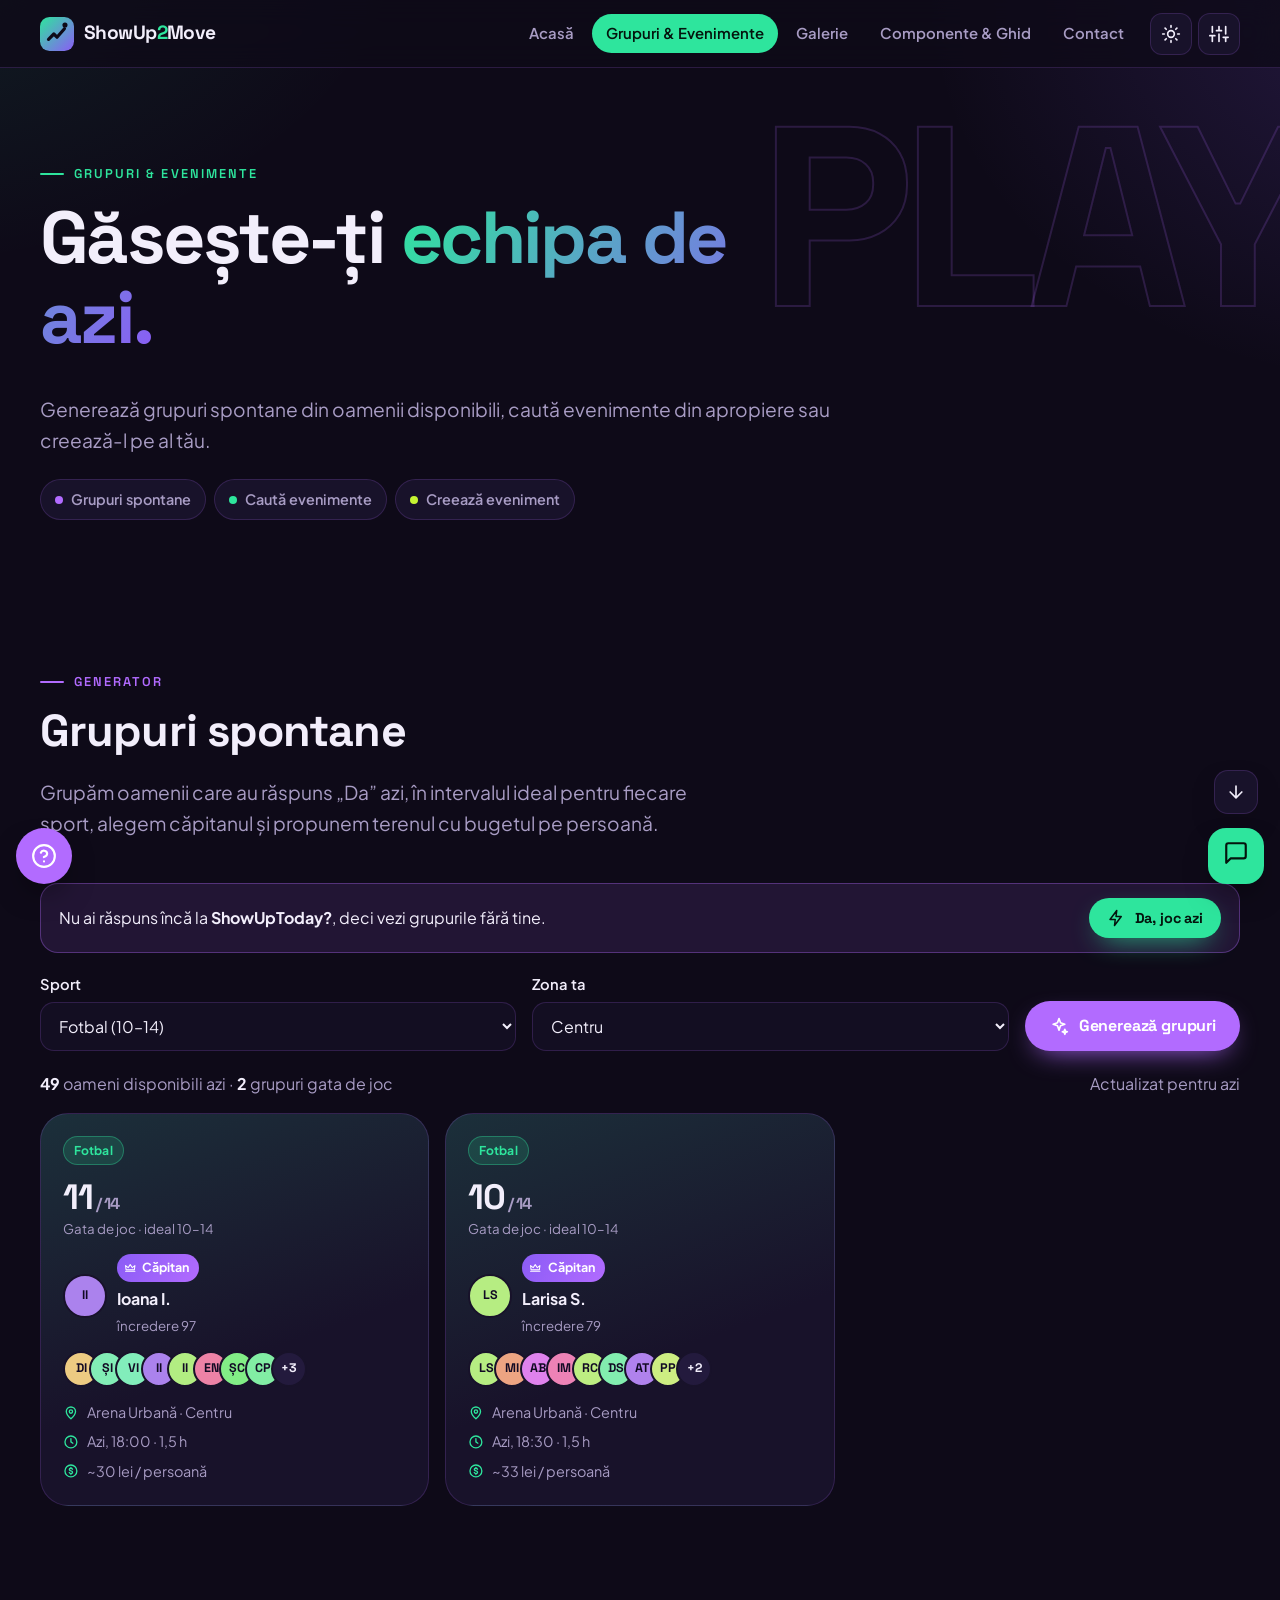
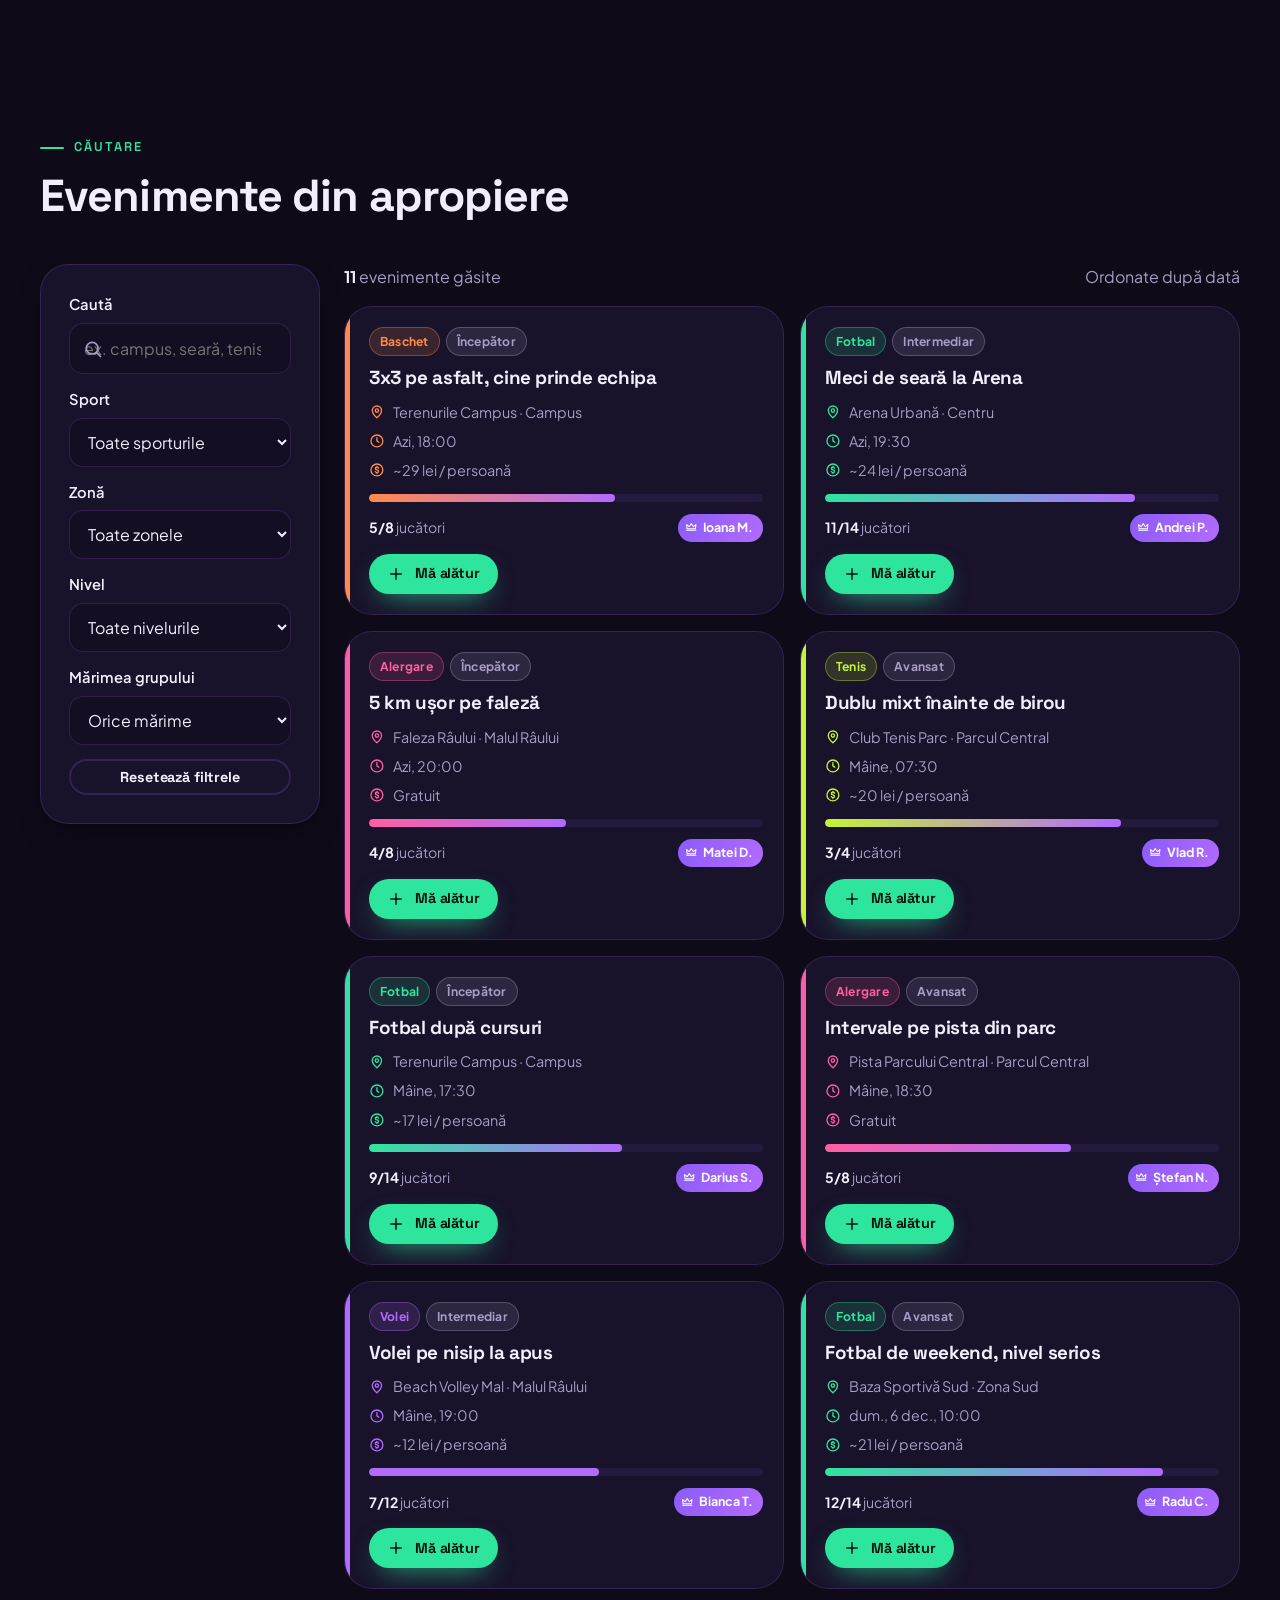
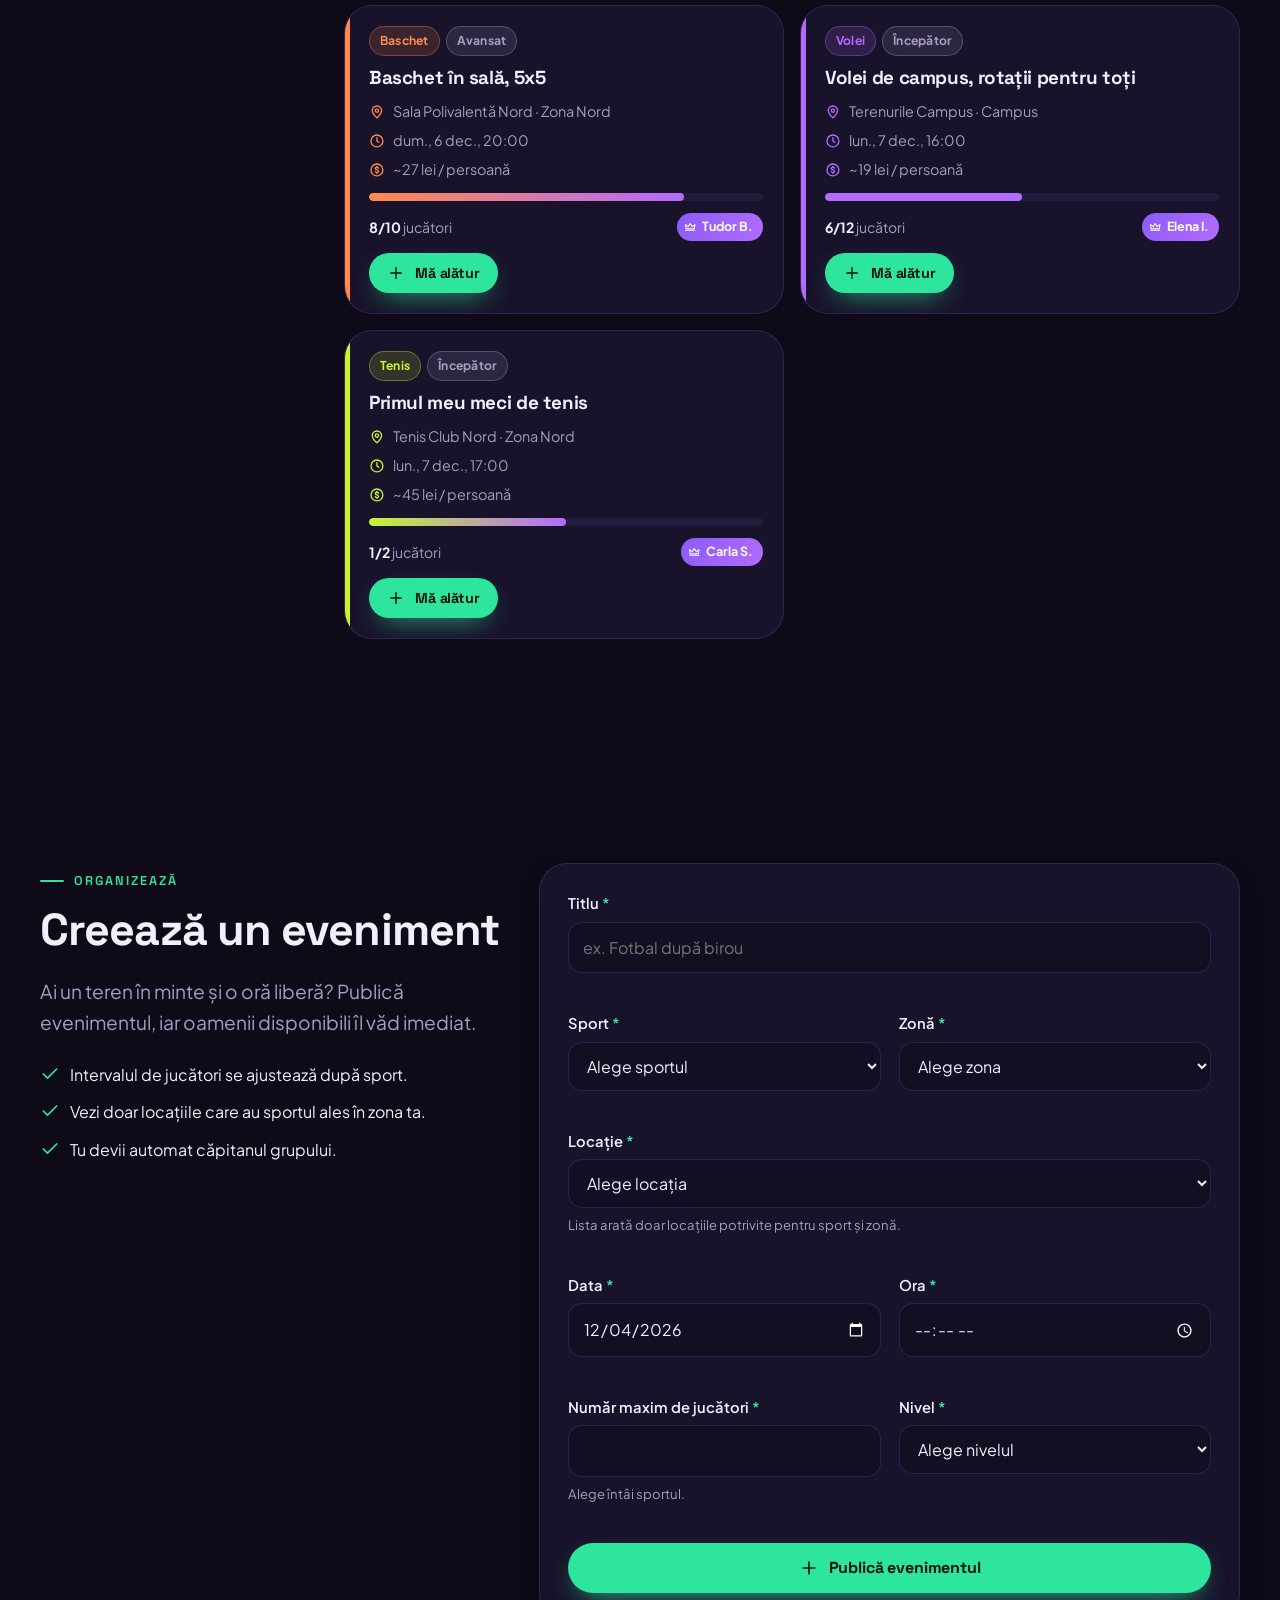
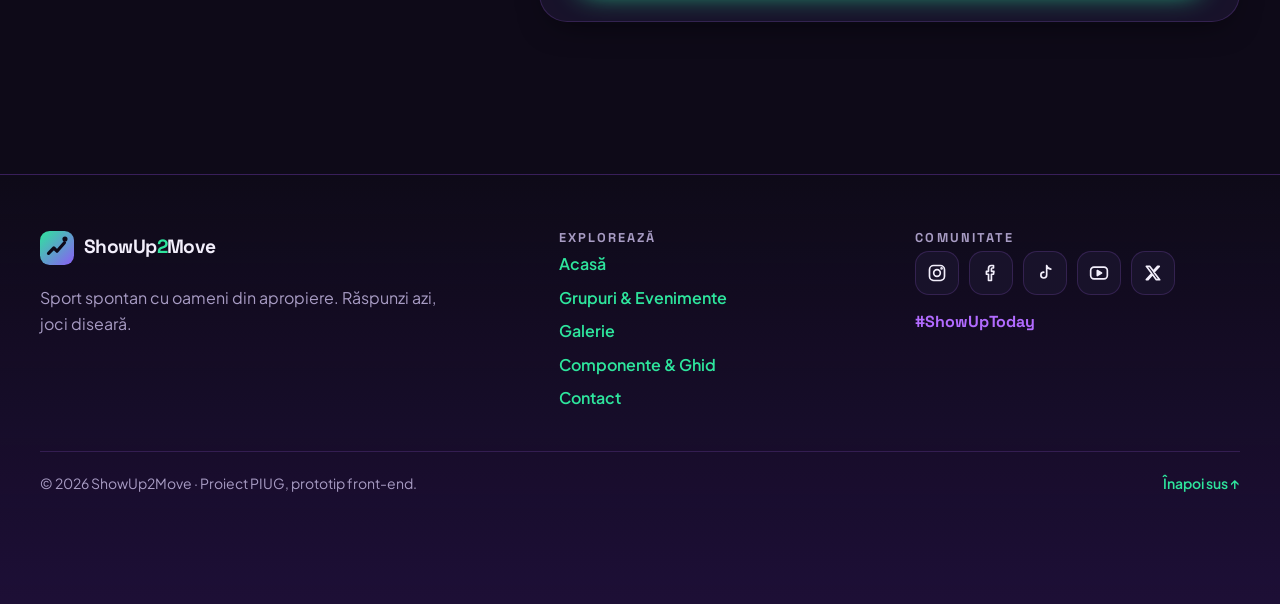
<file: evenimente.html>
<!DOCTYPE html>
<html lang="ro" data-theme="dark" data-accent="green">
<head>
  <meta charset="UTF-8">
  <meta name="viewport" content="width=device-width, initial-scale=1">
  <title>Grupuri și Evenimente — ShowUp2Move</title>
  <meta name="description" content="Generează grupuri sportive spontane, caută evenimente din apropiere și creează-l pe al tău.">
  <meta name="theme-color" content="#0E0A18">
  <link rel="icon" href="data:image/svg+xml,%3Csvg xmlns='http://www.w3.org/2000/svg' viewBox='0 0 32 32'%3E%3Cdefs%3E%3ClinearGradient id='g' x1='0' y1='0' x2='1' y2='1'%3E%3Cstop stop-color='%232EE59D'/%3E%3Cstop offset='1' stop-color='%238B5CF6'/%3E%3C/linearGradient%3E%3C/defs%3E%3Crect width='32' height='32' rx='9' fill='url(%23g)'/%3E%3Cpath d='M8 21l5-5 3 3 7-8' fill='none' stroke='%230E0A18' stroke-width='3' stroke-linecap='round' stroke-linejoin='round'/%3E%3Ccircle cx='23.5' cy='7.5' r='2.4' fill='%230E0A18'/%3E%3C/svg%3E">

  <!-- Google Analytics (gtag.js)
       Înlocuiește G-XXXXXXXXXX cu Measurement ID-ul real (GA4 → Admin → Data streams → Web),
       în AMBELE locuri de mai jos, pe toate cele 5 pagini. -->
  <script async src="https://www.googletagmanager.com/gtag/js?id=G-XXXXXXXXXX"></script>
  <script>
    window.dataLayer = window.dataLayer || [];
    function gtag(){dataLayer.push(arguments);}
    gtag('js', new Date());
    gtag('config', 'G-XXXXXXXXXX');
  </script>

  <!-- Aplică tema salvată înainte de randare (evită „flash”-ul) -->
  <script>(function(){try{var p=JSON.parse(localStorage.getItem('su2m:prefs'))||{},d=document.documentElement;d.dataset.theme=p.theme||'dark';d.dataset.accent=p.accent||'green';if(p.scale)d.style.setProperty('--font-scale',p.scale);}catch(e){}})();</script>

  <link rel="preconnect" href="https://fonts.googleapis.com">
  <link rel="preconnect" href="https://fonts.gstatic.com" crossorigin>
  <link rel="stylesheet" href="https://fonts.googleapis.com/css2?family=Plus+Jakarta+Sans:wght@400;500;600;700&family=Space+Grotesk:wght@500;600;700&display=swap">
  <link rel="stylesheet" href="css/tokens.css">
  <link rel="stylesheet" href="css/base.css">
  <link rel="stylesheet" href="css/layout.css">
  <link rel="stylesheet" href="css/components.css">
  <link rel="stylesheet" href="css/pages.css">

  <script src="js/core/utils.js" defer></script>
  <script src="js/core/storage.js" defer></script>
  <script src="js/core/analytics.js" defer></script>
  <script src="js/core/data.js" defer></script>
  <script src="js/core/theme.js" defer></script>
  <script src="js/core/nav.js" defer></script>
  <script src="js/core/scroll.js" defer></script>
  <script src="js/core/help.js" defer></script>
  <script src="js/core/chatbot.js" defer></script>
  <script src="js/pages/events.js" defer></script>
  <script src="js/main.js" defer></script>
</head>
<body data-page="events">
  <a class="skip-link" href="#main">Sari la conținut</a>

  <header class="nav" id="top">
    <div class="container nav__inner">
      <a class="brand" href="index.html" aria-label="ShowUp2Move, pagina de start">
        <span class="brand__mark" data-icon="logo"></span>
        <span class="brand__name">ShowUp<b>2</b>Move</span>
      </a>
      <nav class="nav__menu" id="nav-menu" aria-label="Navigare principală">
        <a href="index.html" data-nav="home">Acasă</a>
        <a href="evenimente.html" data-nav="events">Grupuri &amp; Evenimente</a>
        <a href="galerie.html" data-nav="gallery">Galerie</a>
        <a href="componente.html" data-nav="components">Componente &amp; Ghid</a>
        <a href="contact.html" data-nav="contact">Contact</a>
      </nav>
      <div class="nav__tools">
        <button class="icon-btn theme-btn" type="button" data-action="theme-toggle" aria-label="Comută tema"><span class="ic-sun" data-icon="sun"></span><span class="ic-moon" data-icon="moon"></span></button>
        <button class="icon-btn" type="button" data-action="prefs-open" aria-label="Personalizare: temă, accent, mărime text" aria-haspopup="dialog"><span data-icon="sliders"></span></button>
      </div>
      <button class="nav__toggle" type="button" aria-expanded="false" aria-controls="nav-menu" aria-label="Deschide meniul"><span></span><span></span><span></span></button>
    </div>
  </header>

  <main id="main">
    <section class="page-hero">
      <div class="container">
        <span class="page-hero__deco" aria-hidden="true">PLAY</span>
        <span class="eyebrow">Grupuri &amp; Evenimente</span>
        <h1>Găsește-ți <span class="grad-text">echipa de azi.</span></h1>
        <p class="lead">Generează grupuri spontane din oamenii disponibili, caută evenimente din apropiere sau creează-l pe al tău.</p>
        <nav class="chips" aria-label="Secțiunile paginii">
          <a class="chip" href="#grupuri" style="--c:var(--violet)">Grupuri spontane</a>
          <a class="chip" href="#cauta">Caută evenimente</a>
          <a class="chip" href="#creeaza" style="--c:var(--lime)">Creează eveniment</a>
        </nav>
      </div>
    </section>

    <section class="section" id="grupuri">
      <div class="container">
        <div class="section__head">
          <span class="eyebrow eyebrow--social">Generator</span>
          <h2>Grupuri spontane</h2>
          <p class="lead">Grupăm oamenii care au răspuns „Da” azi, în intervalul ideal pentru fiecare sport, alegem căpitanul și propunem terenul cu bugetul pe persoană.</p>
        </div>
        <div id="g-notice"></div>
        <form class="gen" id="gen-form">
          <div class="field"><label for="g-sport">Sport</label><select id="g-sport"></select></div>
          <div class="field"><label for="g-zone">Zona ta</label><select id="g-zone"></select></div>
          <button class="btn btn--social" type="submit"><span data-icon="sparkle"></span>Generează grupuri</button>
        </form>
        <p class="results-meta" id="g-meta" aria-live="polite"></p>
        <div class="group-grid" id="g-grid"></div>
      </div>
    </section>

    <section class="section" id="cauta">
      <div class="container">
        <div class="section__head">
          <span class="eyebrow">Căutare</span>
          <h2>Evenimente din apropiere</h2>
        </div>
        <div class="ev-layout">
          <form class="filters card" id="filters" role="search" aria-label="Filtrează evenimentele">
            <div class="field">
              <label for="f-q">Caută</label>
              <div class="search__box"><span data-icon="search"></span><input id="f-q" type="search" placeholder="ex. campus, seară, tenis…" autocomplete="off"></div>
            </div>
            <div class="field"><label for="f-sport">Sport</label><select id="f-sport"></select></div>
            <div class="field"><label for="f-zone">Zonă</label><select id="f-zone"></select></div>
            <div class="field"><label for="f-level">Nivel</label><select id="f-level"></select></div>
            <div class="field">
              <label for="f-size">Mărimea grupului</label>
              <select id="f-size">
                <option value="">Orice mărime</option>
                <option value="mic">Mic (2–4)</option>
                <option value="mediu">Mediu (5–10)</option>
                <option value="mare">Mare (11+)</option>
              </select>
            </div>
            <button class="btn btn--ghost btn--sm" type="reset">Resetează filtrele</button>
          </form>
          <div>
            <div class="results-meta"><span id="ev-count" aria-live="polite"></span><span>Ordonate după dată</span></div>
            <div class="event-grid" id="ev-grid"></div>
          </div>
        </div>
      </div>
    </section>

    <section class="section" id="creeaza">
      <div class="container create">
        <div>
          <span class="eyebrow">Organizează</span>
          <h2>Creează un eveniment</h2>
          <p class="lead">Ai un teren în minte și o oră liberă? Publică evenimentul, iar oamenii disponibili îl văd imediat.</p>
          <ul class="check-list">
            <li><span data-icon="check"></span>Intervalul de jucători se ajustează după sport.</li>
            <li><span data-icon="check"></span>Vezi doar locațiile care au sportul ales în zona ta.</li>
            <li><span data-icon="check"></span>Tu devii automat căpitanul grupului.</li>
          </ul>
        </div>
        <form class="card form-grid form-grid--2" id="create-form" novalidate>
          <div class="field field--full">
            <label for="c-title">Titlu <span class="req">*</span></label>
            <input id="c-title" name="title" maxlength="60" placeholder="ex. Fotbal după birou" aria-describedby="c-title-err">
            <p class="field__error" id="c-title-err"></p>
          </div>
          <div class="field">
            <label for="c-sport">Sport <span class="req">*</span></label>
            <select id="c-sport" name="sport" aria-describedby="c-sport-err"></select>
            <p class="field__error" id="c-sport-err"></p>
          </div>
          <div class="field">
            <label for="c-zone">Zonă <span class="req">*</span></label>
            <select id="c-zone" name="zone" aria-describedby="c-zone-err"></select>
            <p class="field__error" id="c-zone-err"></p>
          </div>
          <div class="field field--full">
            <label for="c-loc">Locație <span class="req">*</span></label>
            <select id="c-loc" name="loc" aria-describedby="c-loc-hint c-loc-err"></select>
            <p class="field__hint" id="c-loc-hint"></p>
            <p class="field__error" id="c-loc-err"></p>
          </div>
          <div class="field">
            <label for="c-date">Data <span class="req">*</span></label>
            <input id="c-date" name="date" type="date" aria-describedby="c-date-err">
            <p class="field__error" id="c-date-err"></p>
          </div>
          <div class="field">
            <label for="c-time">Ora <span class="req">*</span></label>
            <input id="c-time" name="time" type="time" step="900" aria-describedby="c-time-err">
            <p class="field__error" id="c-time-err"></p>
          </div>
          <div class="field">
            <label for="c-max">Număr maxim de jucători <span class="req">*</span></label>
            <input id="c-max" name="max" type="number" inputmode="numeric" aria-describedby="c-max-hint c-max-err">
            <p class="field__hint" id="c-max-hint">Alege întâi sportul.</p>
            <p class="field__error" id="c-max-err"></p>
          </div>
          <div class="field">
            <label for="c-level">Nivel <span class="req">*</span></label>
            <select id="c-level" name="level" aria-describedby="c-level-err"></select>
            <p class="field__error" id="c-level-err"></p>
          </div>
          <div class="field--full"><button class="btn btn--primary btn--block" type="submit"><span data-icon="plus"></span>Publică evenimentul</button></div>
        </form>
      </div>
    </section>
  </main>

  <footer class="footer">
    <div class="container footer__grid">
      <div class="footer__brand">
        <a class="brand" href="index.html"><span class="brand__mark" data-icon="logo"></span><span class="brand__name">ShowUp<b>2</b>Move</span></a>
        <p>Sport spontan cu oameni din apropiere. Răspunzi azi, joci diseară.</p>
      </div>
      <nav aria-label="Linkuri în subsol">
        <h3>Explorează</h3>
        <ul>
          <li><a href="index.html">Acasă</a></li>
          <li><a href="evenimente.html">Grupuri &amp; Evenimente</a></li>
          <li><a href="galerie.html">Galerie</a></li>
          <li><a href="componente.html">Componente &amp; Ghid</a></li>
          <li><a href="contact.html">Contact</a></li>
        </ul>
      </nav>
      <div>
        <h3>Comunitate</h3>
        <ul class="social">
          <li><a href="https://www.instagram.com/" target="_blank" rel="noopener" aria-label="ShowUp2Move pe Instagram"><span data-icon="instagram"></span></a></li>
          <li><a href="https://www.facebook.com/" target="_blank" rel="noopener" aria-label="ShowUp2Move pe Facebook"><span data-icon="facebook"></span></a></li>
          <li><a href="https://www.tiktok.com/" target="_blank" rel="noopener" aria-label="ShowUp2Move pe TikTok"><span data-icon="tiktok"></span></a></li>
          <li><a href="https://www.youtube.com/" target="_blank" rel="noopener" aria-label="ShowUp2Move pe YouTube"><span data-icon="youtube"></span></a></li>
          <li><a href="https://x.com/" target="_blank" rel="noopener" aria-label="ShowUp2Move pe X"><span data-icon="x"></span></a></li>
        </ul>
        <p class="footer__tag">#ShowUpToday</p>
      </div>
    </div>
    <div class="container footer__bottom">
      <p>© <span data-year></span> ShowUp2Move · Proiect PIUG, prototip front-end.</p>
      <a href="#top">Înapoi sus ↑</a>
    </div>
  </footer>
</body>
</html>
</file>
<file: css/tokens.css>
/* ShowUp2Move — design tokens. Dark este tema implicită; light și accentele suprascriu variabilele. */
:root {
  --bg: #0E0A18;
  --bg-2: #130E22;
  --surface: #18122A;
  --surface-2: #231A3D;
  --line: rgba(178, 107, 255, .18);
  --text: #F2EEFB;
  --muted: #A89CC4;

  --green: #2EE59D;
  --lime: #C6F432;
  --purple: #8B5CF6;
  --violet: #B26BFF;
  --plum: #4C1D95;
  --danger: #FF5C7A;

  --accent: var(--green);
  --accent-ink: #04140D;
  --on-color: #0E0A18;
  --grad: linear-gradient(120deg, var(--green), var(--purple));

  --sport-fotbal: #2EE59D;
  --sport-baschet: #FF8A4C;
  --sport-tenis: #C6F432;
  --sport-volei: #B26BFF;
  --sport-alergare: #FF5FA2;

  --shadow: 0 12px 32px -14px rgba(0, 0, 0, .65);
  --glow: 0 0 0 1px var(--line), 0 24px 60px -24px rgba(139, 92, 246, .55);

  --font-display: 'Space Grotesk', system-ui, sans-serif;
  --font-body: 'Plus Jakarta Sans', system-ui, sans-serif;
  --font-scale: 1;

  --r-sm: 10px;
  --r: 18px;
  --r-lg: 28px;
  --r-pill: 999px;
  --nav-h: 68px;
  --maxw: 1200px;
  --ease: cubic-bezier(.2, .8, .2, 1);

  color-scheme: dark;
}

[data-theme="light"] {
  --bg: #F4F0FA;
  --bg-2: #EDE6F8;
  --surface: #FFFFFF;
  --surface-2: #E9E1F7;
  --line: rgba(109, 40, 217, .16);
  --text: #1A1330;
  --muted: #5E5478;

  --green: #0C9E6A;
  --lime: #5F8F00;
  --purple: #6D28D9;
  --violet: #9333EA;
  --plum: #3B0F73;
  --danger: #D92D50;
  --on-color: #FFFFFF;

  --sport-fotbal: #0C9E6A;
  --sport-baschet: #D9561A;
  --sport-tenis: #5F8F00;
  --sport-volei: #8B2FD9;
  --sport-alergare: #D61F72;

  --shadow: 0 12px 32px -16px rgba(59, 15, 115, .28);
  --glow: 0 0 0 1px var(--line), 0 24px 60px -28px rgba(109, 40, 217, .45);

  color-scheme: light;
}

[data-accent="purple"] { --accent: var(--violet); --accent-ink: #FFFFFF; }
[data-accent="lime"]   { --accent: var(--lime);   --accent-ink: #141A00; }
[data-theme="light"][data-accent="lime"] { --accent-ink: #FFFFFF; }
</file>
<file: css/base.css>
/* Reset, tipografie, utilitare */
*, *::before, *::after { box-sizing: border-box; }

html {
  font-size: calc(100% * var(--font-scale));
  scroll-behavior: smooth;
  scroll-padding-top: calc(var(--nav-h) + 16px);
  -webkit-text-size-adjust: 100%;
}

body {
  margin: 0;
  min-height: 100vh;
  overflow-x: hidden;
  font-family: var(--font-body);
  font-size: 1rem;
  line-height: 1.6;
  color: var(--text);
  background-color: var(--bg);
  background-image:
    radial-gradient(900px 600px at -10% -10%, color-mix(in srgb, var(--green) 11%, transparent), transparent 60%),
    radial-gradient(800px 640px at 110% 0%, color-mix(in srgb, var(--purple) 18%, transparent), transparent 60%);
  background-attachment: fixed;
}

[hidden] { display: none !important; }
img { max-width: 100%; display: block; }
h1, h2, h3, h4 { font-family: var(--font-display); font-weight: 700; line-height: 1.08; letter-spacing: -.02em; margin: 0 0 .5em; }
h1 { font-size: clamp(2.4rem, 6vw, 4.6rem); letter-spacing: -.035em; }
h2 { font-size: clamp(1.8rem, 3.6vw, 2.8rem); }
h3 { font-size: 1.25rem; }
h4 { font-size: 1rem; }
p { margin: 0 0 1em; }
a { color: inherit; }
a:not([class]) { color: var(--accent); text-underline-offset: 3px; font-weight: 600; }
button, input, select, textarea { font: inherit; color: inherit; }
button { cursor: pointer; }
fieldset { border: 0; padding: 0; margin: 0; min-width: 0; }
:focus-visible { outline: 3px solid var(--accent); outline-offset: 3px; border-radius: 6px; }
::selection { background: var(--purple); color: #fff; }
kbd { font-family: var(--font-display); font-size: .85em; padding: 2px 8px; border-radius: 6px; background: var(--surface-2); border: 1px solid var(--line); border-bottom-width: 3px; }

main { padding-top: var(--nav-h); }
.container { width: min(100% - 32px, var(--maxw)); margin-inline: auto; }
.section { padding: clamp(56px, 9vw, 112px) 0; }
.section--tight { padding: clamp(28px, 5vw, 56px) 0; }
.section__head { max-width: 680px; margin-bottom: clamp(28px, 4vw, 44px); }
.section__head--split { max-width: none; display: flex; flex-wrap: wrap; justify-content: space-between; align-items: end; gap: 16px 24px; }
.section__head--split > div { max-width: 680px; }

.eyebrow {
  display: inline-flex; align-items: center; gap: 10px; margin-bottom: 14px;
  font-family: var(--font-display); font-weight: 600; font-size: .8rem;
  letter-spacing: .16em; text-transform: uppercase; color: var(--accent);
}
.eyebrow::before { content: ""; width: 24px; height: 2px; border-radius: 2px; background: currentColor; }
.eyebrow--social { color: var(--violet); }
.lead { font-size: clamp(1.05rem, 1.6vw, 1.2rem); color: var(--muted); max-width: 60ch; }
.muted { color: var(--muted); }
.grad-text { background: var(--grad); -webkit-background-clip: text; background-clip: text; color: transparent; }
.ic { width: 1.25em; height: 1.25em; flex: none; }
[data-icon] { display: inline-flex; }

.sr-only { position: absolute; width: 1px; height: 1px; padding: 0; margin: -1px; overflow: hidden; clip: rect(0 0 0 0); white-space: nowrap; border: 0; }
.skip-link {
  position: fixed; left: 16px; top: -60px; z-index: 300; padding: 10px 16px; border-radius: var(--r-sm);
  background: var(--accent); color: var(--accent-ink); font-weight: 700; text-decoration: none; transition: top .2s;
}
.skip-link:focus { top: 12px; }
img.is-fallback { object-fit: cover; }

@media (prefers-reduced-motion: reduce) {
  html { scroll-behavior: auto; }
  *, *::before, *::after { animation-duration: .01ms !important; animation-iteration-count: 1 !important; transition-duration: .01ms !important; }
}
</file>
<file: css/layout.css>
/* Navbar fix, footer, grid-uri, page hero */
.nav {
  position: fixed; inset: 0 0 auto; z-index: 100; height: var(--nav-h);
  background: color-mix(in srgb, var(--bg) 80%, transparent);
  -webkit-backdrop-filter: blur(14px); backdrop-filter: blur(14px);
  border-bottom: 1px solid var(--line);
  transition: box-shadow .3s;
}
.nav.is-scrolled { box-shadow: var(--shadow); }
.nav__inner { height: 100%; display: flex; align-items: center; gap: 12px; }

.brand { display: inline-flex; align-items: center; gap: 10px; text-decoration: none; font-family: var(--font-display); font-weight: 700; font-size: 1.2rem; letter-spacing: -.03em; }
.brand__mark { width: 34px; height: 34px; transition: transform .4s var(--ease); }
.brand__mark svg { width: 100%; height: 100%; }
.brand:hover .brand__mark { transform: rotate(-10deg) scale(1.06); }
.brand__name b { color: var(--accent); }

.nav__menu { margin-left: auto; display: flex; gap: 4px; }
.nav__menu a {
  padding: 8px 14px; border-radius: var(--r-pill); text-decoration: none;
  font-weight: 600; font-size: .93rem; color: var(--muted); transition: color .2s, background .2s;
}
.nav__menu a:hover { color: var(--text); background: var(--surface-2); }
.nav__menu a[aria-current="page"] { color: var(--accent-ink); background: var(--accent); }
.nav__tools { display: flex; gap: 6px; }

.icon-btn {
  display: inline-grid; place-items: center; width: 42px; height: 42px; flex: none;
  border-radius: 12px; border: 1px solid var(--line); background: var(--surface); color: var(--text);
  transition: transform .2s var(--ease), border-color .2s, color .2s;
}
.icon-btn:hover { transform: translateY(-2px); border-color: var(--accent); color: var(--accent); }
[data-theme="dark"] .theme-btn .ic-moon, [data-theme="light"] .theme-btn .ic-sun { display: none; }

.nav__toggle { display: none; }

@media (max-width: 899px) {
  .nav__tools { margin-left: auto; }
  .nav__toggle {
    display: inline-flex; flex-direction: column; justify-content: center; gap: 5px;
    width: 42px; height: 42px; padding: 0 11px; border-radius: 12px;
    border: 1px solid var(--line); background: var(--surface);
  }
  .nav__toggle span { height: 2px; border-radius: 2px; background: currentColor; transition: transform .3s var(--ease), opacity .2s; }
  .nav__toggle[aria-expanded="true"] span:nth-child(1) { transform: translateY(7px) rotate(45deg); }
  .nav__toggle[aria-expanded="true"] span:nth-child(2) { opacity: 0; }
  .nav__toggle[aria-expanded="true"] span:nth-child(3) { transform: translateY(-7px) rotate(-45deg); }
  .nav__menu {
    position: fixed; top: var(--nav-h); left: 0; right: 0; margin: 0;
    flex-direction: column; gap: 6px; padding: 16px;
    background: var(--bg); border-bottom: 1px solid var(--line); box-shadow: var(--shadow);
    opacity: 0; visibility: hidden; transform: translateY(-8px); transition: .25s var(--ease);
  }
  .nav__menu.is-open { opacity: 1; visibility: visible; transform: none; }
  .nav__menu a { padding: 14px 16px; border-radius: 14px; font-size: 1.05rem; }
}
@media (max-width: 380px) { .brand__name { font-size: 1.05rem; } }

/* Page hero (pagini interioare) */
.page-hero { position: relative; isolation: isolate; overflow: hidden; padding: clamp(40px, 7vw, 88px) 0 clamp(16px, 3vw, 32px); }
.page-hero h1 { max-width: 15ch; }
.page-hero .chips { margin-top: 24px; }
.page-hero__deco {
  position: absolute; right: -2%; top: 10%; z-index: -1; pointer-events: none; user-select: none;
  font-family: var(--font-display); font-weight: 700; line-height: .8; letter-spacing: -.05em;
  font-size: clamp(6rem, 20vw, 16rem); color: transparent; -webkit-text-stroke: 2px var(--line);
}

/* Grid utilitar */
.grid { display: grid; gap: 20px; }
@media (min-width: 640px) { .grid--2, .grid--3 { grid-template-columns: repeat(2, 1fr); } }
@media (min-width: 900px) { .grid--3 { grid-template-columns: repeat(3, 1fr); } }

/* Footer */
.footer {
  margin-top: 40px; padding: 56px 0 96px; border-top: 1px solid var(--line);
  background: linear-gradient(180deg, transparent, color-mix(in srgb, var(--plum) 24%, transparent));
}
.footer__grid { display: grid; gap: 32px; }
@media (min-width: 640px) { .footer__grid { grid-template-columns: 1.5fr 1fr 1fr; } }
.footer__brand p { color: var(--muted); max-width: 34ch; margin-top: 14px; }
.footer h3 { font-size: .8rem; letter-spacing: .16em; text-transform: uppercase; color: var(--muted); }
.footer ul { list-style: none; margin: 0; padding: 0; display: grid; gap: 8px; }
.footer ul a { text-decoration: none; transition: color .2s; }
.footer ul a:hover { color: var(--accent); }
.footer__tag { margin-top: 14px; font-family: var(--font-display); font-weight: 700; color: var(--violet); }
.footer__bottom {
  display: flex; flex-wrap: wrap; justify-content: space-between; gap: 12px;
  margin-top: 40px; padding-top: 20px; border-top: 1px solid var(--line); font-size: .875rem; color: var(--muted);
}
.footer__bottom a { text-decoration: none; }
.footer__bottom a:hover { color: var(--accent); }

.social { display: flex !important; flex-wrap: wrap; gap: 10px !important; }
.social a {
  display: grid; place-items: center; width: 44px; height: 44px; border-radius: 14px;
  background: var(--surface); border: 1px solid var(--line); color: var(--text);
  transition: transform .25s var(--ease), background .25s, color .25s;
}
.social a:hover { background: var(--violet); color: #fff; border-color: transparent; transform: translateY(-3px) rotate(-5deg); }
</file>
<file: css/components.css>
/* Componente reutilizabile: butoane, chips, tag-uri, carduri, formulare, modale, tabel, widget-uri flotante */

/* Butoane */
.btn {
  display: inline-flex; align-items: center; justify-content: center; gap: 10px;
  padding: 13px 22px; border-radius: var(--r-pill); border: 2px solid transparent;
  font-family: var(--font-display); font-weight: 700; font-size: 1rem; line-height: 1; letter-spacing: -.01em;
  text-decoration: none; white-space: nowrap;
  transition: transform .2s var(--ease), box-shadow .2s, background .2s, color .2s, border-color .2s;
}
.btn:active { transform: scale(.97); }
.btn:disabled { opacity: .5; cursor: not-allowed; transform: none; }
.btn--primary { background: var(--accent); color: var(--accent-ink); box-shadow: 0 10px 28px -12px var(--accent); }
.btn--primary:hover:not(:disabled) { transform: translateY(-2px); box-shadow: 0 16px 34px -12px var(--accent); }
.btn--ghost { background: transparent; color: var(--text); border-color: var(--line); }
.btn--ghost:hover:not(:disabled) { border-color: var(--accent); color: var(--accent); }
.btn--social { background: var(--violet); color: #fff; box-shadow: 0 10px 28px -12px var(--violet); }
.btn--social:hover { transform: translateY(-2px); }
.btn--light { background: #fff; color: #2A0F55; }
.btn--light:hover { transform: translateY(-2px) rotate(-1deg); }
.btn--sm { padding: 9px 16px; font-size: .9rem; }
.btn--block { width: 100%; }
.btn.is-joined { color: var(--accent); border-color: var(--accent); }

/* Chips & tag-uri */
.chips { display: flex; flex-wrap: wrap; gap: 8px; }
.chip {
  display: inline-flex; align-items: center; gap: 8px; padding: 8px 14px;
  border-radius: var(--r-pill); border: 1px solid var(--line); background: var(--surface);
  font-weight: 600; font-size: .9rem; color: var(--muted); text-decoration: none; transition: .2s;
}
.chip::before { content: ""; width: 8px; height: 8px; border-radius: 50%; background: var(--c, var(--accent)); }
.chip:hover { color: var(--text); border-color: var(--c, var(--accent)); }
.chip[aria-pressed="true"] { background: var(--c, var(--accent)); border-color: transparent; color: var(--on-color); }
.chip[aria-pressed="true"]::before { background: currentColor; }

.tag {
  display: inline-flex; align-items: center; gap: 6px; padding: 4px 10px; border-radius: var(--r-pill);
  font-size: .76rem; font-weight: 700; letter-spacing: .02em; white-space: nowrap;
  color: var(--c, var(--accent));
  background: color-mix(in srgb, var(--c, var(--accent)) 15%, transparent);
  border: 1px solid color-mix(in srgb, var(--c, var(--accent)) 35%, transparent);
}
.tag--level { --c: var(--muted); }
.tag--mine { --c: var(--lime); }
.badge-cap {
  display: inline-flex; align-items: center; gap: 6px; padding: 4px 10px 4px 7px; border-radius: var(--r-pill);
  background: linear-gradient(120deg, var(--purple), var(--violet)); color: #fff; font-size: .78rem; font-weight: 700; white-space: nowrap;
}
.badge-cap .ic { width: 1em; height: 1em; }

/* Carduri, avatare, icon box */
.card { position: relative; background: var(--surface); border: 1px solid var(--line); border-radius: var(--r-lg); padding: clamp(20px, 3vw, 28px); box-shadow: var(--shadow); }
.ic-box {
  display: grid; place-items: center; width: 52px; height: 52px; flex: none; border-radius: 16px;
  background: color-mix(in srgb, var(--c, var(--accent)) 18%, transparent); color: var(--c, var(--accent));
}
.ic-box .ic { width: 26px; height: 26px; }
.avatar {
  display: inline-grid; place-items: center; width: 36px; height: 36px; flex: none; border-radius: 50%;
  font-family: var(--font-display); font-size: .78rem; font-weight: 700; color: #120A24;
  background: hsl(var(--h, 150) 75% 72%); border: 2px solid var(--surface);
}
.avatar.is-me { background: var(--accent); color: var(--accent-ink); }
.avatar--more { background: var(--surface-2); color: var(--text); }
.avatars { display: flex; flex-wrap: wrap; row-gap: 6px; }
.avatars .avatar + .avatar { margin-left: -10px; }
.meta { list-style: none; padding: 0; margin: 0; display: grid; gap: 6px; color: var(--muted); font-size: .9rem; }
.meta li, .meta span { display: flex; align-items: center; gap: 8px; }
.meta .ic { width: 1.1em; height: 1.1em; color: var(--c, var(--accent)); }
.empty { grid-column: 1 / -1; text-align: center; padding: 48px 24px; border: 2px dashed var(--line); border-radius: var(--r-lg); color: var(--muted); }
.empty h3 { color: var(--text); }
.empty .chips { justify-content: center; }
.notice {
  display: flex; flex-wrap: wrap; align-items: center; gap: 12px 16px; padding: 14px 18px; margin-bottom: 20px;
  border-radius: var(--r); background: color-mix(in srgb, var(--violet) 12%, transparent);
  border: 1px solid color-mix(in srgb, var(--violet) 35%, transparent);
}
.notice p { margin: 0; flex: 1 1 260px; }
.notice--ok { background: color-mix(in srgb, var(--green) 12%, transparent); border-color: color-mix(in srgb, var(--green) 35%, transparent); }

/* Segmented control */
.seg { display: inline-flex; flex-wrap: wrap; padding: 4px; border-radius: var(--r-pill); background: var(--surface); border: 1px solid var(--line); }
.seg button, .seg label span { display: block; border: 0; background: none; padding: 10px 18px; border-radius: var(--r-pill); font-weight: 700; color: var(--muted); cursor: pointer; transition: .2s; }
.seg button[aria-pressed="true"], .seg input:checked + span { background: var(--violet); color: #fff; }
.seg label { position: relative; }
.seg input { position: absolute; opacity: 0; }
.seg input:focus-visible + span { outline: 3px solid var(--accent); }

/* Formulare */
.form-grid { display: grid; gap: 18px; }
@media (min-width: 640px) { .form-grid--2 { grid-template-columns: 1fr 1fr; } .field--full { grid-column: 1 / -1; } }
.field { display: grid; gap: 6px; align-content: start; }
.field > label, .field legend { font-weight: 600; font-size: .92rem; }
.req { color: var(--accent); }
.field input:not([type="checkbox"]):not([type="radio"]), .field select, .field textarea {
  width: 100%; padding: 12px 14px; border-radius: 14px; border: 1.5px solid var(--line);
  background: var(--bg-2); color: var(--text); transition: border-color .2s, box-shadow .2s;
}
.field textarea { min-height: 140px; resize: vertical; }
.field input:focus, .field select:focus, .field textarea:focus { outline: none; border-color: var(--accent); box-shadow: 0 0 0 4px color-mix(in srgb, var(--accent) 22%, transparent); }
.field.is-invalid input, .field.is-invalid select, .field.is-invalid textarea { border-color: var(--danger); }
.field.is-valid input, .field.is-valid select, .field.is-valid textarea { border-color: color-mix(in srgb, var(--green) 70%, transparent); }
.field__error { margin: 0; min-height: 1.1em; color: var(--danger); font-size: .84rem; font-weight: 600; }
.field__hint { margin: 0; color: var(--muted); font-size: .82rem; }
.field__row { display: flex; justify-content: space-between; gap: 12px; }
.check { display: flex; gap: 10px; align-items: flex-start; font-size: .92rem; cursor: pointer; }
.check input { width: 20px; height: 20px; margin-top: 2px; accent-color: var(--accent); flex: none; }
.radio-pills { display: flex; flex-wrap: wrap; gap: 8px; }
.radio-pills label { position: relative; }
.radio-pills input { position: absolute; opacity: 0; }
.radio-pills span { display: block; padding: 9px 14px; border-radius: var(--r-pill); border: 1.5px solid var(--line); font-weight: 600; font-size: .9rem; cursor: pointer; transition: .2s; }
.radio-pills input:checked + span { background: var(--violet); border-color: var(--violet); color: #fff; }
.radio-pills input:focus-visible + span { outline: 3px solid var(--accent); outline-offset: 2px; }
.form-alert { padding: 12px 16px; border-radius: 14px; background: color-mix(in srgb, var(--danger) 14%, transparent); color: var(--danger); font-weight: 600; margin: 0; }
.search__box { position: relative; }
.search__box > [data-icon] { position: absolute; left: 14px; top: 50%; transform: translateY(-50%); color: var(--muted); pointer-events: none; }
.field .search__box input { padding-left: 44px; }

/* Modale (<dialog>) */
.modal { width: 100%; max-width: min(640px, calc(100% - 32px)); max-height: calc(100dvh - 48px); padding: 0; border: 0; background: transparent; color: var(--text); }
.modal--sm { max-width: min(440px, calc(100% - 32px)); }
.modal::backdrop { background: rgba(7, 4, 15, .72); -webkit-backdrop-filter: blur(6px); backdrop-filter: blur(6px); }
.modal__inner { max-height: calc(100dvh - 48px); overflow: auto; background: var(--surface); border: 1px solid var(--line); border-radius: var(--r-lg); box-shadow: var(--glow); }
.modal[open] .modal__inner { animation: pop .35s var(--ease); }
@keyframes pop { from { opacity: 0; transform: translateY(16px) scale(.98); } }
.modal__head { position: sticky; top: 0; z-index: 1; display: flex; align-items: center; justify-content: space-between; gap: 16px; padding: 20px 24px; background: var(--surface); border-bottom: 1px solid var(--line); }
.modal__head h2 { margin: 0; font-size: 1.4rem; }
.modal__head .eyebrow { margin-bottom: 6px; }
.modal__body { padding: 24px; }
.prefs { display: grid; gap: 24px; }
.prefs legend { margin-bottom: 10px; font-family: var(--font-display); font-weight: 700; }
.swatches { display: flex; flex-wrap: wrap; gap: 10px; }
.swatch { position: relative; }
.swatch input { position: absolute; opacity: 0; }
.swatch span { display: flex; align-items: center; gap: 8px; padding: 6px 14px 6px 6px; border-radius: var(--r-pill); border: 2px solid var(--line); font-weight: 600; cursor: pointer; }
.swatch span::before { content: ""; width: 24px; height: 24px; border-radius: 50%; background: var(--sw); }
.swatch input:checked + span { border-color: var(--sw); }
.swatch input:focus-visible + span { outline: 3px solid var(--accent); }

.help-steps { list-style: none; padding: 0; margin: 0 0 24px; display: grid; gap: 12px; }
@media (min-width: 560px) { .help-steps { grid-template-columns: 1fr 1fr; } }
.help-steps li { display: flex; gap: 12px; align-items: flex-start; padding: 14px; border-radius: var(--r); background: var(--bg-2); }
.help-steps .ic-box { width: 40px; height: 40px; border-radius: 12px; }
.help-steps .ic-box .ic { width: 20px; height: 20px; }
.help-steps p { margin: 0; font-size: .92rem; }
.help h3 { font-size: 1.05rem; margin-top: 8px; }
.help ul { padding-left: 1.2em; color: var(--muted); }
.kbd-list { display: grid; gap: 8px; margin: 0 0 20px; }
.kbd-list div { display: flex; gap: 12px; align-items: center; }
.kbd-list dt { min-width: 80px; }
.kbd-list dd { margin: 0; color: var(--muted); }

/* Tabel */
.table-wrap { overflow-x: auto; border: 1px solid var(--line); border-radius: var(--r-lg); background: var(--surface); }
.table { width: 100%; min-width: 760px; border-collapse: collapse; font-size: .94rem; }
.table caption { caption-side: top; text-align: left; padding: 18px 20px; font-family: var(--font-display); font-weight: 600; color: var(--muted); }
.table th, .table td { padding: 14px 20px; text-align: left; vertical-align: top; border-top: 1px solid var(--line); }
.table thead th { background: var(--bg-2); font-family: var(--font-display); font-size: .76rem; letter-spacing: .14em; text-transform: uppercase; color: var(--muted); }
.table tbody tr { transition: background .2s; }
.table tbody tr:hover { background: color-mix(in srgb, var(--accent) 6%, transparent); }
.table tbody th { font-family: var(--font-display); white-space: nowrap; }
.table td.muted { font-size: .9rem; }
.status { display: inline-flex; align-items: center; gap: 6px; padding: 4px 10px; border-radius: var(--r-pill); font-size: .78rem; font-weight: 700; white-space: nowrap; color: var(--c); background: color-mix(in srgb, var(--c) 14%, transparent); }
.status::before { content: ""; width: 7px; height: 7px; border-radius: 50%; background: currentColor; }
.status--ok { --c: var(--green); }
.status--sim { --c: var(--violet); }
.status--bonus { --c: var(--sport-baschet); }

/* Widget-uri flotante */
.fab {
  position: fixed; bottom: 16px; z-index: 90; display: grid; place-items: center; width: 56px; height: 56px;
  border: 0; border-radius: 18px; box-shadow: 0 14px 30px -10px rgba(0, 0, 0, .55);
  transition: transform .25s var(--ease);
}
.fab:hover { transform: translateY(-3px) rotate(-4deg); }
.fab .ic { width: 26px; height: 26px; }
.fab--help { left: 16px; border-radius: 50%; background: var(--violet); color: #fff; }
.fab--chat { right: 16px; background: var(--accent); color: var(--accent-ink); }
.fab--chat .ic-close, .fab--chat[aria-expanded="true"] .ic-chat { display: none; }
.fab--chat[aria-expanded="true"] .ic-close { display: inline-flex; }

.scroll-btns { position: fixed; right: 22px; bottom: 86px; z-index: 90; display: grid; gap: 8px; transition: opacity .25s, visibility .25s; }
.scroll-btns button {
  display: grid; place-items: center; width: 44px; height: 44px; border-radius: 14px;
  border: 1px solid var(--line); background: var(--surface); color: var(--text); box-shadow: var(--shadow);
  transition: opacity .25s, visibility .25s, transform .25s var(--ease), color .2s, border-color .2s;
}
.scroll-btns button:hover { color: var(--accent); border-color: var(--accent); }
.scroll-btns button.is-hidden { opacity: 0; visibility: hidden; transform: scale(.8); }
body.chat-open .scroll-btns { opacity: 0; visibility: hidden; }

/* Chatbot */
.chat {
  position: fixed; right: 16px; bottom: 84px; z-index: 95; display: flex; flex-direction: column;
  width: min(380px, calc(100vw - 32px)); height: min(540px, calc(100dvh - 116px));
  background: var(--surface); border: 1px solid var(--line); border-radius: var(--r-lg); box-shadow: var(--glow);
  overflow: hidden; transform-origin: bottom right; transition: transform .3s var(--ease), opacity .25s, visibility .25s;
}
.chat:not(.is-open) { opacity: 0; visibility: hidden; transform: translateY(12px) scale(.96); }
.chat__head { display: flex; align-items: center; gap: 12px; padding: 14px 16px; color: #fff; background: linear-gradient(120deg, var(--plum), var(--purple)); }
.chat__head small { display: block; opacity: .8; font-size: .78rem; }
.chat__head .icon-btn { margin-left: auto; background: rgba(255, 255, 255, .12); border-color: transparent; color: #fff; }
.chat__bot { display: grid; place-items: center; width: 40px; height: 40px; border-radius: 14px; background: var(--green); color: #04140D; font-family: var(--font-display); font-weight: 700; }
.chat__log { flex: 1; overflow-y: auto; padding: 16px; display: flex; flex-direction: column; gap: 10px; }
.msg { max-width: 86%; padding: 10px 14px; border-radius: 18px; font-size: .93rem; line-height: 1.5; animation: pop .3s var(--ease); }
.msg--bot { align-self: flex-start; background: var(--surface-2); border-bottom-left-radius: 6px; }
.msg--me { align-self: flex-end; background: var(--accent); color: var(--accent-ink); border-bottom-right-radius: 6px; }
.msg a { color: inherit; font-weight: 700; }
.msg--typing { display: flex; gap: 4px; }
.msg--typing i { width: 7px; height: 7px; border-radius: 50%; background: var(--muted); animation: blink 1s infinite; }
.msg--typing i:nth-child(2) { animation-delay: .15s; }
.msg--typing i:nth-child(3) { animation-delay: .3s; }
@keyframes blink { 50% { opacity: .25; } }
.chat__quick { display: flex; gap: 6px; padding: 0 12px 10px; overflow-x: auto; }
.chat__quick button { flex: none; padding: 7px 12px; border-radius: var(--r-pill); border: 1px solid var(--line); background: var(--bg-2); font-size: .82rem; font-weight: 600; }
.chat__quick button:hover { border-color: var(--accent); color: var(--accent); }
.chat__form { display: flex; gap: 8px; padding: 12px; border-top: 1px solid var(--line); }
.chat__form input { flex: 1; min-width: 0; padding: 10px 14px; border-radius: 14px; border: 1.5px solid var(--line); background: var(--bg-2); }
.chat__form input:focus { outline: none; border-color: var(--accent); }

/* Toast */
.toast {
  position: fixed; left: 50%; bottom: 24px; z-index: 150; max-width: calc(100% - 32px);
  padding: 12px 18px; border-radius: 14px; background: var(--text); color: var(--bg); font-weight: 600; box-shadow: var(--shadow);
  opacity: 0; transform: translate(-50%, 20px); pointer-events: none; transition: .3s var(--ease);
}
.toast.is-on { opacity: 1; transform: translate(-50%, 0); }
</file>
<file: css/pages.css>
/* Stiluri specifice paginilor */

/* ===== Acasă ===== */
.hero { padding: clamp(28px, 6vw, 72px) 0 clamp(40px, 7vw, 88px); }
.hero__grid { display: grid; gap: 48px; align-items: center; }
@media (min-width: 900px) { .hero__grid { grid-template-columns: 1.1fr .9fr; gap: 64px; } }
.hero__title { font-size: clamp(2.8rem, 7.5vw, 5.6rem); line-height: .95; letter-spacing: -.045em; }
.hero__title .outline { color: transparent; -webkit-text-stroke: 2px var(--violet); }
.live-dot { width: 10px; height: 10px; border-radius: 50%; background: var(--green); animation: pulse 1.8s infinite; }
.eyebrow .live-dot { margin-right: -2px; }
.hero .eyebrow::before { display: none; }
@keyframes pulse { 0% { box-shadow: 0 0 0 0 color-mix(in srgb, var(--green) 70%, transparent); } 70%, 100% { box-shadow: 0 0 0 12px transparent; } }

.showup {
  position: relative; overflow: hidden; max-width: 520px; margin-top: 28px; padding: 22px;
  border-radius: var(--r-lg); background: var(--surface); box-shadow: var(--glow);
}
.showup::after { content: ""; position: absolute; right: -50px; bottom: -70px; width: 180px; height: 180px; border-radius: 50%; background: radial-gradient(var(--accent), transparent 70%); opacity: .22; pointer-events: none; }
.showup__q { margin: 0 0 16px; font-family: var(--font-display); font-size: 1.6rem; font-weight: 700; letter-spacing: -.03em; }
.showup__btns { display: grid; grid-template-columns: 1fr 1fr; gap: 10px; }
.showup__btns .btn { padding: 16px 12px; font-size: 1.05rem; }
.showup__btns [data-showup="da"][aria-pressed="true"] { outline: 3px solid color-mix(in srgb, var(--accent) 40%, transparent); outline-offset: 3px; }
.showup__btns [data-showup="nu"][aria-pressed="true"] { background: var(--surface-2); border-color: var(--muted); }
.showup__result { position: relative; z-index: 1; margin-top: 16px; font-size: .95rem; }
.showup__result p { margin: 0 0 12px; }

.hero__visual { position: relative; width: 100%; max-width: 440px; aspect-ratio: 4 / 5; justify-self: center; }
.hero__visual::before { content: ""; position: absolute; inset: -16px 16px 16px -16px; border: 2px dashed var(--violet); border-radius: 40px 40px 160px 40px; opacity: .45; }
.hero__img { position: absolute; inset: 0; overflow: hidden; border-radius: 40px 40px 160px 40px; background: var(--surface-2); box-shadow: var(--glow); }
.hero__img img { width: 100%; height: 100%; object-fit: cover; }
.float-badge {
  position: absolute; display: flex; align-items: center; gap: 10px; padding: 10px 14px;
  border-radius: 16px; background: var(--surface); border: 1px solid var(--line); box-shadow: var(--shadow);
  font-weight: 700; font-size: .9rem; line-height: 1.3; animation: float 6s ease-in-out infinite;
}
.float-badge small { display: block; font-weight: 500; font-size: .75rem; color: var(--muted); }
.float-badge .ic-box { width: 38px; height: 38px; border-radius: 12px; }
.float-badge .ic-box .ic { width: 20px; height: 20px; }
.float-badge--1 { top: 8%; left: -8%; }
.float-badge--2 { top: 46%; right: -8%; animation-delay: -2s; }
.float-badge--3 { bottom: -4%; left: 8%; animation-delay: -4s; }
@keyframes float { 50% { transform: translateY(-10px); } }
@media (max-width: 639px) { .float-badge--1 { left: -4px; } .float-badge--2 { right: -4px; } }

.stats { display: grid; grid-template-columns: repeat(2, 1fr); gap: 1px; overflow: hidden; border-radius: var(--r-lg); background: var(--line); border: 1px solid var(--line); }
@media (min-width: 900px) { .stats { grid-template-columns: repeat(4, 1fr); } }
.stat { padding: 24px; background: var(--surface); }
.stat b { display: block; font-family: var(--font-display); font-size: clamp(2rem, 4vw, 2.9rem); line-height: 1; letter-spacing: -.03em; color: var(--accent); }
.stat:nth-child(even) b { color: var(--violet); }
.stat span { color: var(--muted); font-size: .9rem; }

.controls { display: grid; gap: 14px; margin-bottom: 28px; }
.persona { display: grid; overflow: hidden; border-radius: var(--r-lg); background: var(--surface); border: 1px solid var(--line); }
@media (min-width: 900px) { .persona { grid-template-columns: .85fr 1.15fr; } }
.persona__img { position: relative; min-height: 280px; background: var(--surface-2); }
.persona__img img { position: absolute; inset: 0; width: 100%; height: 100%; object-fit: cover; }
.persona__img .tag { position: absolute; top: 16px; left: 16px; background: rgba(14, 10, 24, .78); -webkit-backdrop-filter: blur(6px); backdrop-filter: blur(6px); }
.persona__body { padding: clamp(24px, 4vw, 40px); }
.persona__body h3 { font-size: clamp(1.5rem, 2.6vw, 2rem); }
.tips { list-style: none; padding: 0; margin: 20px 0 28px; display: grid; gap: 10px; counter-reset: t; }
.tips li { display: flex; gap: 12px; }
.tips li::before { counter-increment: t; content: counter(t, decimal-leading-zero); min-width: 28px; font-family: var(--font-display); font-weight: 700; color: var(--accent); }
.rec { display: grid; gap: 10px; }
.rec a { display: flex; justify-content: space-between; align-items: center; gap: 12px; padding: 12px 16px; border-radius: 14px; background: var(--bg-2); border: 1px solid transparent; text-decoration: none; transition: .2s var(--ease); }
.rec a:hover { border-color: var(--accent); transform: translateX(4px); }
.rec small { color: var(--muted); }

.steps { list-style: none; padding: 0 0 64px; margin: 0; display: grid; gap: 20px; counter-reset: s; }
@media (min-width: 900px) {
  .steps { grid-template-columns: repeat(3, 1fr); }
  .step:nth-child(2) { transform: translateY(32px); }
  .step:nth-child(3) { transform: translateY(64px); }
}
.step { position: relative; overflow: hidden; padding: 28px; border-radius: var(--r-lg); background: var(--surface); border: 1px solid var(--line); }
.step::before { counter-increment: s; content: counter(s); position: absolute; right: -4px; top: -34px; font-family: var(--font-display); font-size: 9rem; font-weight: 700; line-height: 1; color: var(--c); opacity: .13; }
.step .ic-box { margin-bottom: 18px; }
.step p { margin: 0; }

.video-section .container { display: grid; gap: 36px; align-items: center; }
@media (min-width: 900px) { .video-section .container { grid-template-columns: .8fr 1.2fr; } }
.video { position: relative; aspect-ratio: 16 / 9; overflow: hidden; border-radius: var(--r-lg); background: var(--surface-2); box-shadow: var(--glow); transform: rotate(-1.2deg); }
.video iframe { position: absolute; inset: 0; width: 100%; height: 100%; border: 0; }

.strip { display: grid; grid-auto-flow: column; grid-auto-columns: minmax(250px, 1fr); gap: 16px; overflow-x: auto; padding-bottom: 14px; scroll-snap-type: x mandatory; }
@media (min-width: 900px) { .strip { grid-auto-columns: calc((100% - 48px) / 4); } }
.loc-card { display: flex; flex-direction: column; overflow: hidden; scroll-snap-align: start; border-radius: var(--r-lg); background: var(--surface); border: 1px solid var(--line); transition: transform .25s var(--ease); }
.loc-card:hover { transform: translateY(-4px); }
.loc-card__img { aspect-ratio: 16 / 10; overflow: hidden; background: var(--surface-2); }
.loc-card__img img { width: 100%; height: 100%; object-fit: cover; }
.loc-card__body { display: grid; gap: 10px; padding: 16px 18px 18px; }
.loc-card h3 { margin: 0; font-size: 1.1rem; }
.loc-card__price { margin: 0; color: var(--muted); }
.loc-card__price b { color: var(--text); font-family: var(--font-display); }
.loc-grid { display: grid; gap: 16px; grid-template-columns: repeat(auto-fill, minmax(250px, 1fr)); }

.cta {
  display: grid; gap: 20px; padding: clamp(32px, 6vw, 64px); border-radius: var(--r-lg); color: #fff;
  background: linear-gradient(120deg, #3B0F73, #7C3AED 55%, #16A97A);
}
@media (min-width: 900px) { .cta { grid-template-columns: 1fr auto; align-items: center; } }
.cta h2 { margin-bottom: .3em; }
.cta p { margin: 0; opacity: .85; max-width: 52ch; }

/* ===== Evenimente ===== */
.gen { display: flex; flex-wrap: wrap; align-items: end; gap: 12px 16px; margin-bottom: 20px; }
.gen .field { flex: 1 1 180px; }
.results-meta { display: flex; flex-wrap: wrap; justify-content: space-between; gap: 8px 16px; margin: 0 0 16px; color: var(--muted); }
.results-meta b { color: var(--text); }
.group-grid { display: grid; gap: 16px; }
@media (min-width: 640px) { .group-grid { grid-template-columns: repeat(2, 1fr); } }
@media (min-width: 1100px) { .group-grid { grid-template-columns: repeat(3, 1fr); } }
.group-card {
  display: grid; gap: 14px; align-content: start; padding: 22px; border-radius: var(--r-lg); border: 1px solid var(--line);
  background: linear-gradient(160deg, color-mix(in srgb, var(--c) 14%, var(--surface)), var(--surface) 60%);
  animation: rise .5s var(--ease) both; animation-delay: calc(var(--i, 0) * 70ms);
}
@keyframes rise { from { opacity: 0; transform: translateY(14px); } }
.group-card--forming { border-style: dashed; border-color: color-mix(in srgb, var(--c) 50%, transparent); }
.group-card__head { display: flex; flex-wrap: wrap; justify-content: space-between; gap: 8px; }
.group-card__size { font-family: var(--font-display); font-size: 2.2rem; font-weight: 700; line-height: 1; letter-spacing: -.03em; }
.group-card__size small { font-size: 1rem; color: var(--muted); }
.cap { display: flex; align-items: center; gap: 10px; }
.cap .avatar { width: 44px; height: 44px; }
.cap b { display: block; margin-top: 4px; }

.ev-layout { display: grid; gap: 24px; }
@media (min-width: 900px) { .ev-layout { grid-template-columns: 280px 1fr; align-items: start; } .filters { position: sticky; top: calc(var(--nav-h) + 16px); } }
.filters { display: grid; gap: 14px; }
.event-grid { display: grid; gap: 16px; }
@media (min-width: 640px) { .event-grid { grid-template-columns: repeat(2, 1fr); } }
.event-card {
  position: relative; overflow: hidden; display: flex; flex-direction: column; gap: 12px; padding: 20px 20px 20px 24px;
  border-radius: var(--r-lg); background: var(--surface); border: 1px solid var(--line); transition: transform .25s var(--ease), border-color .25s, box-shadow .25s;
}
.event-card::before { content: ""; position: absolute; left: 0; top: 0; bottom: 0; width: 5px; background: var(--c); }
.event-card:hover { transform: translateY(-4px); border-color: color-mix(in srgb, var(--c) 55%, transparent); }
.event-card.is-new { box-shadow: 0 0 0 3px var(--accent); }
.event-card h3 { margin: 0; font-size: 1.18rem; }
.event-card__top { display: flex; flex-wrap: wrap; gap: 6px; }
.event-card__foot { display: flex; flex-wrap: wrap; justify-content: space-between; align-items: center; gap: 8px; font-size: .88rem; color: var(--muted); }
.event-card__foot b { color: var(--text); }
.event-card .actions { margin-top: auto; display: flex; gap: 8px; }
.bar { height: 8px; overflow: hidden; border-radius: 8px; background: var(--surface-2); }
.bar span { display: block; height: 100%; border-radius: inherit; background: linear-gradient(90deg, var(--c), var(--violet)); transition: width .5s var(--ease); }

.create { display: grid; gap: 32px; }
@media (min-width: 900px) { .create { grid-template-columns: .8fr 1.2fr; align-items: start; } }
.check-list { list-style: none; padding: 0; margin: 24px 0 0; display: grid; gap: 12px; }
.check-list li { display: flex; gap: 10px; }
.check-list .ic { color: var(--accent); margin-top: 2px; }

/* ===== Galerie ===== */
.g-grid { display: grid; gap: 14px; grid-template-columns: repeat(2, 1fr); grid-auto-rows: 170px; grid-auto-flow: dense; }
@media (min-width: 900px) { .g-grid { grid-template-columns: repeat(4, 1fr); grid-auto-rows: 210px; } }
.g-item { position: relative; overflow: hidden; padding: 0; border: 0; border-radius: var(--r); background: var(--surface-2); cursor: zoom-in; text-align: left; color: #fff; }
.g-item--wide { grid-column: span 2; }
.g-item--tall { grid-row: span 2; }
.g-item img { width: 100%; height: 100%; object-fit: cover; transition: transform .6s var(--ease); }
.g-item:hover img, .g-item:focus-visible img { transform: scale(1.06); }
.g-item .tag { position: absolute; top: 12px; left: 12px; background: rgba(14, 10, 24, .78); }
.g-cap { position: absolute; inset: auto 0 0; display: grid; gap: 2px; padding: 32px 14px 12px; background: linear-gradient(transparent, rgba(8, 5, 16, .88)); opacity: 0; transform: translateY(30%); transition: .35s var(--ease); }
.g-cap b { font-family: var(--font-display); }
.g-cap small { opacity: .8; }
.g-item:hover .g-cap, .g-item:focus-visible .g-cap { opacity: 1; transform: none; }
@media (hover: none) { .g-cap { opacity: 1; transform: none; } }

.lightbox { max-width: min(1100px, calc(100% - 24px)); }
.lightbox .modal__inner { background: #0B0814; border-color: rgba(255, 255, 255, .08); color: #F2EEFB; }
.lb__stage { position: relative; display: grid; place-items: center; min-height: 240px; background: #000; touch-action: pan-y; }
.lb__img { width: 100%; max-height: 72dvh; object-fit: contain; }
.lb__nav {
  position: absolute; top: 50%; transform: translateY(-50%); display: inline-flex; align-items: center; gap: 6px;
  padding: 12px; border: 0; border-radius: var(--r-pill); background: rgba(14, 10, 24, .72); color: #fff;
  font-family: var(--font-display); font-weight: 700; -webkit-backdrop-filter: blur(6px); backdrop-filter: blur(6px); transition: background .2s, color .2s;
}
.lb__nav:hover { background: var(--accent); color: var(--accent-ink); }
.lb__prev { left: 12px; }
.lb__next { right: 12px; }
.lb__label { display: none; }
@media (min-width: 640px) { .lb__nav { padding: 12px 18px; } .lb__label { display: inline; } }
.lb__close { position: absolute; top: 12px; right: 12px; background: rgba(14, 10, 24, .72); color: #fff; border-color: transparent; }
.lb__bar { display: flex; justify-content: space-between; align-items: center; gap: 16px; padding: 16px 20px; }
.lb__bar small { opacity: .7; }
.lb__count { font-family: var(--font-display); font-weight: 700; color: var(--green); white-space: nowrap; }

/* ===== Componente ===== */
.table-tools { display: flex; flex-wrap: wrap; justify-content: space-between; align-items: end; gap: 16px; margin-bottom: 16px; }
.table-tools .field { flex: 1 1 260px; max-width: 380px; }
.guide-steps { list-style: none; padding: 0; margin: 0; display: grid; gap: 16px; }
@media (min-width: 640px) { .guide-steps { grid-template-columns: repeat(2, 1fr); } }
@media (min-width: 1100px) { .guide-steps { grid-template-columns: repeat(4, 1fr); } }
.guide-steps li { padding: 22px; border-radius: var(--r-lg); background: var(--surface); border: 1px solid var(--line); }
.guide-steps li:nth-child(even) { background: color-mix(in srgb, var(--violet) 10%, var(--surface)); }
.guide-steps .ic-box { margin-bottom: 14px; }
.guide-steps p { margin: 0; color: var(--muted); font-size: .94rem; }
.faq { display: grid; gap: 10px; max-width: 820px; }
.faq details { padding: 0 20px; border-radius: var(--r); background: var(--surface); border: 1px solid var(--line); }
.faq details[open] { border-color: color-mix(in srgb, var(--accent) 45%, transparent); }
.faq summary { display: flex; justify-content: space-between; gap: 12px; padding: 18px 0; font-weight: 700; cursor: pointer; list-style: none; }
.faq summary::-webkit-details-marker { display: none; }
.faq summary::after { content: "+"; font-family: var(--font-display); font-size: 1.5rem; line-height: 1; color: var(--accent); transition: transform .25s var(--ease); }
.faq details[open] summary::after { transform: rotate(45deg); }
.faq details p { margin: 0; padding-bottom: 18px; color: var(--muted); }

/* ===== Contact ===== */
.contact-grid { display: grid; gap: 24px; }
@media (min-width: 900px) { .contact-grid { grid-template-columns: 1.4fr .9fr; align-items: start; } }
.contact-aside { display: grid; gap: 14px; }
.info-card { display: flex; gap: 14px; align-items: flex-start; padding: 18px; border-radius: var(--r); background: var(--surface); border: 1px solid var(--line); }
.info-card h3 { margin: 0 0 4px; font-size: 1.02rem; }
.info-card p { margin: 0; color: var(--muted); font-size: .92rem; }
.info-card--accent { background: linear-gradient(140deg, color-mix(in srgb, var(--violet) 22%, var(--surface)), var(--surface)); }
.counter { font-size: .8rem; color: var(--muted); }
.success { display: grid; gap: 12px; justify-items: center; padding: 32px 12px; text-align: center; }
.success .ic-box { width: 76px; height: 76px; border-radius: 24px; }
.success .ic-box .ic { width: 36px; height: 36px; }
.success[hidden] { display: none; }
.social-big { display: grid; gap: 12px; grid-template-columns: repeat(2, 1fr); }
@media (min-width: 640px) { .social-big { grid-template-columns: repeat(3, 1fr); } }
@media (min-width: 1100px) { .social-big { grid-template-columns: repeat(5, 1fr); } }
.social-big a { display: grid; gap: 10px; padding: 20px; border-radius: var(--r-lg); background: var(--surface); border: 1px solid var(--line); text-decoration: none; transition: .25s var(--ease); }
.social-big a:hover { background: var(--violet); color: #fff; border-color: transparent; transform: translateY(-4px) rotate(-1deg); }
.social-big .ic { width: 30px; height: 30px; }
.social-big b { font-family: var(--font-display); font-size: 1.1rem; }
.social-big small { color: var(--muted); }
.social-big a:hover small { color: inherit; opacity: .85; }
</file>
